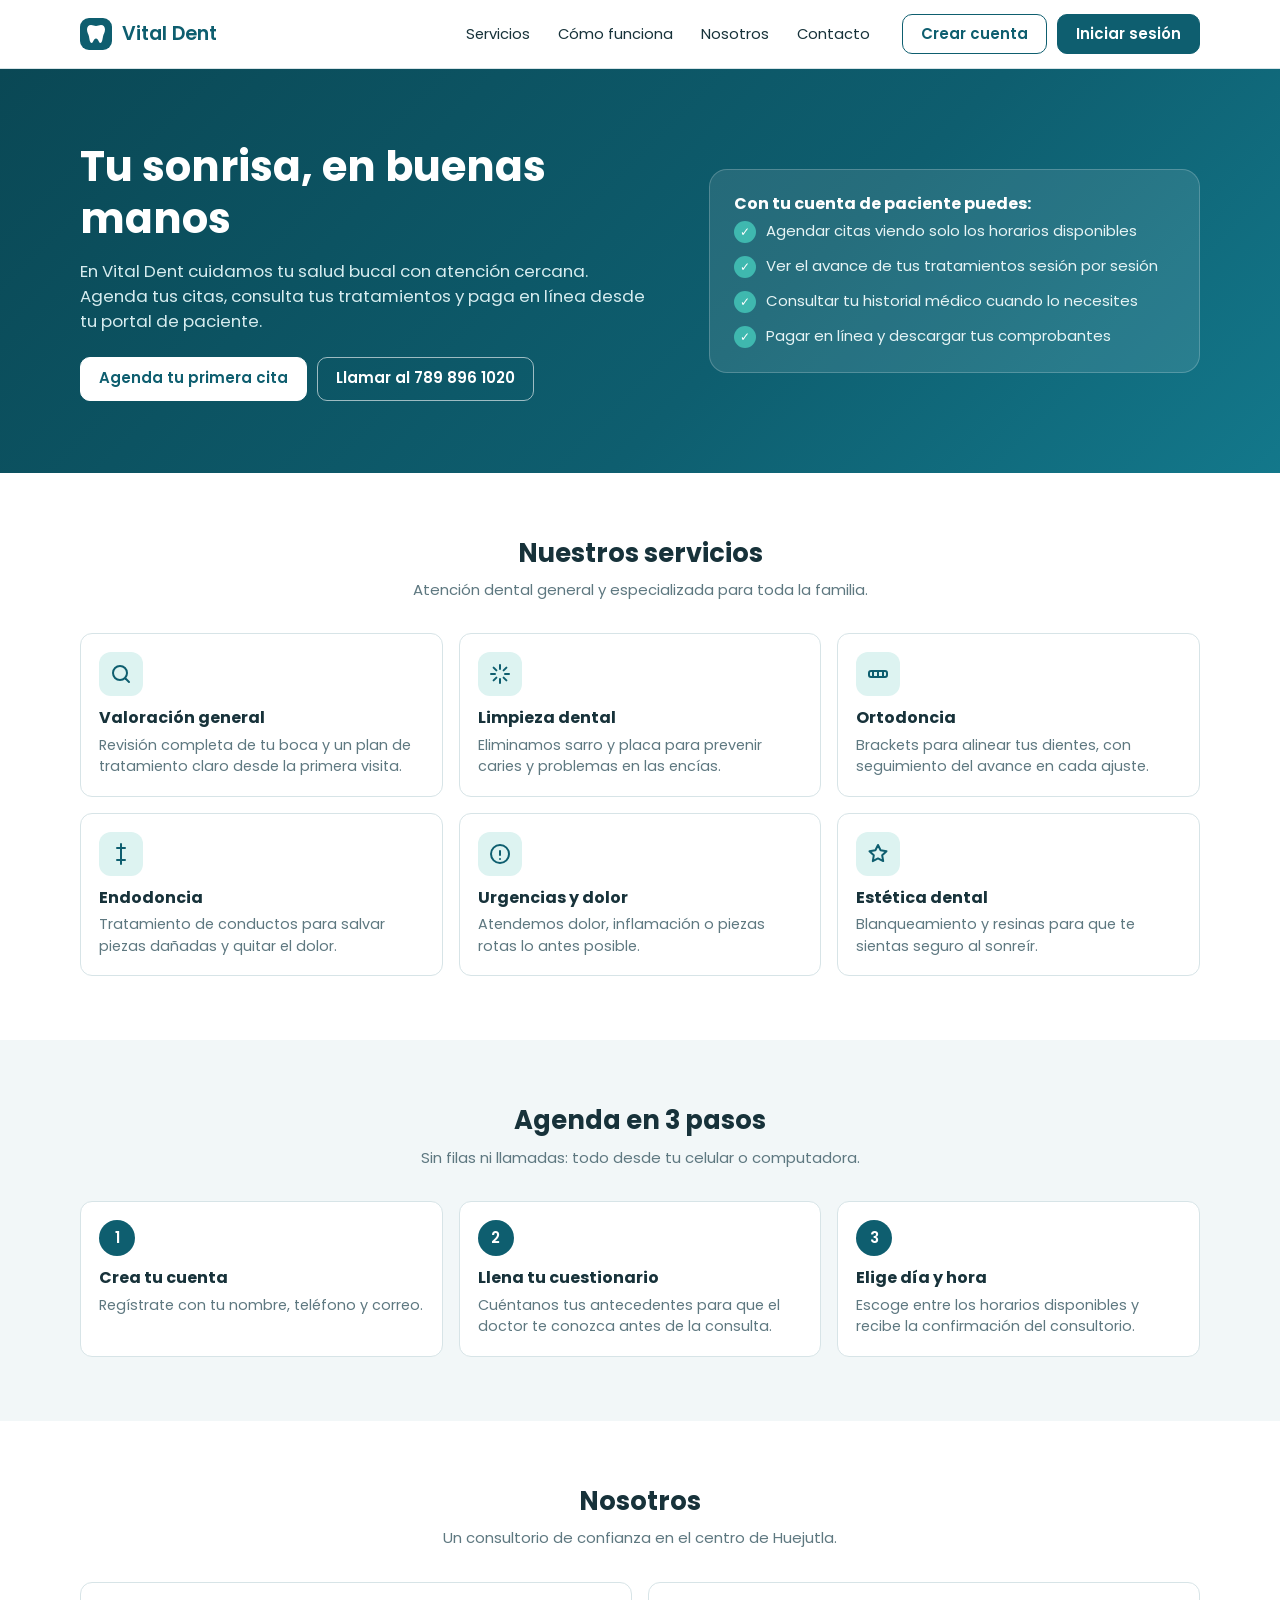
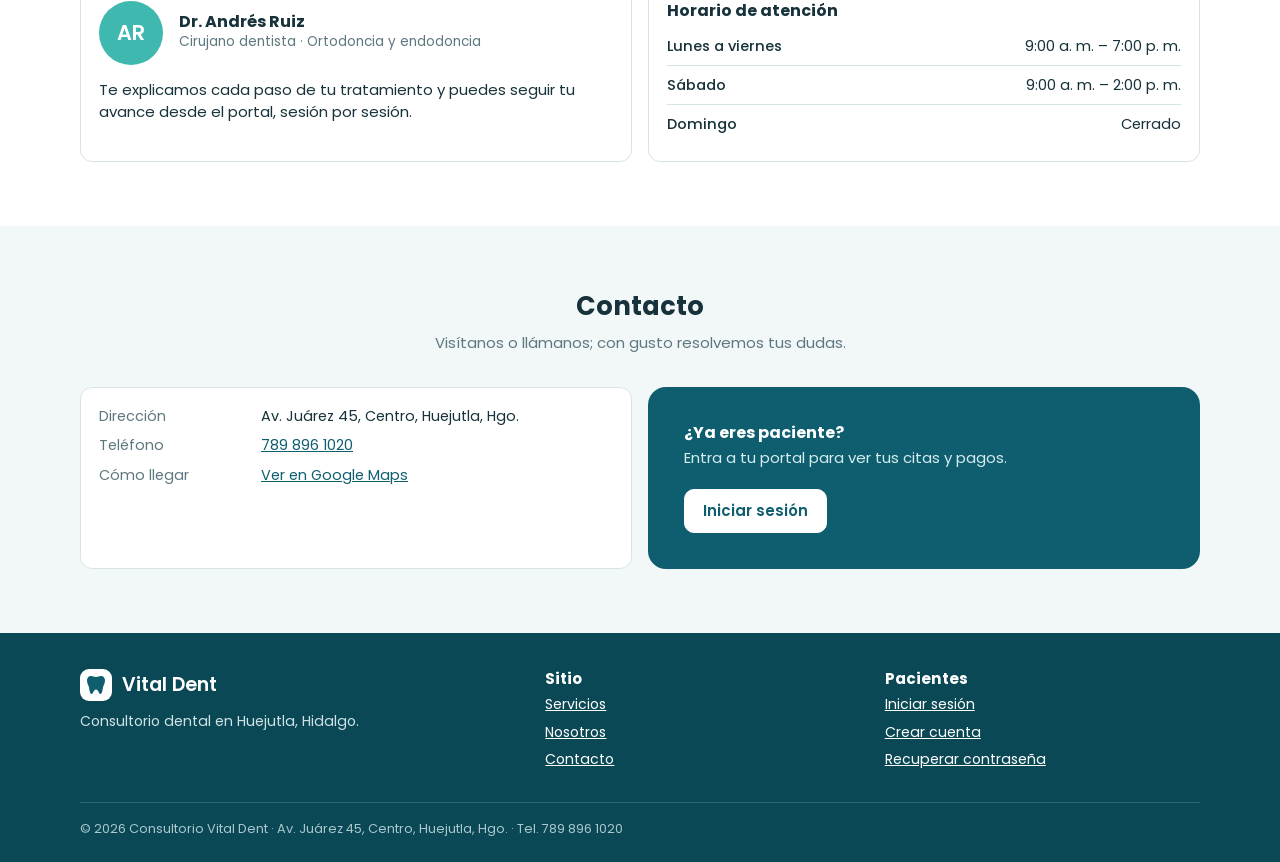
<file: index.html>
<!DOCTYPE html>
<html lang="es-MX">
<head>
  <meta charset="UTF-8">
  <meta name="viewport" content="width=device-width, initial-scale=1">
  <meta name="description" content="Consultorio dental Vital Dent en Huejutla, Hidalgo: limpieza, ortodoncia, endodoncia y más. Agenda tu cita en línea.">
  <title>Vital Dent · Consultorio dental en Huejutla</title>
  <link rel="preconnect" href="https://fonts.googleapis.com">
  <link rel="preconnect" href="https://fonts.gstatic.com" crossorigin>
  <link href="https://fonts.googleapis.com/css2?family=Poppins:wght@400;500;600&amp;display=swap" rel="stylesheet">
  <link rel="stylesheet" href="estilos.css">
</head>
<!-- Sitio público: página principal para visitantes (requisitos RF por confirmar) -->
<body class="publico">
  <a class="saltar" href="#contenido">Saltar al contenido principal</a>

  <!-- Encabezado público: marca, navegación por secciones y acceso al portal -->
  <header class="publico-cabecera">
    <div class="envoltura">
      <a class="marca" href="index.html"><svg viewBox="0 0 64 64" aria-hidden="true" focusable="false"><rect width="64" height="64" rx="18" fill="#0E5E6F"/><path d="M22 14c-5 0-8 4-8 9 0 6 3 9 4 14 1 6 2 13 5.5 13 3.2 0 3.4-9 8.5-9s5.3 9 8.5 9C44 50 45 43 46 37c1-5 4-8 4-14 0-5-3-9-8-9-4 0-6 2-10 2s-6-2-10-2z" fill="#fff"/></svg><span>Vital Dent</span></a>
      <nav class="publico-menu" aria-label="Secciones del sitio">
        <ul>
          <li><a href="#servicios">Servicios</a></li>
          <li><a href="#como-funciona">Cómo funciona</a></li>
          <li><a href="#nosotros">Nosotros</a></li>
          <li><a href="#contacto">Contacto</a></li>
        </ul>
      </nav>
      <div class="acciones">
        <a class="boton secundario-btn" href="registro.html">Crear cuenta</a>
        <a class="boton" href="login.html">Iniciar sesión</a>
      </div>
    </div>
  </header>

  <main id="contenido">
    <!-- Portada: mensaje principal y llamadas a la acción -->
    <section class="portada" aria-labelledby="t-portada">
      <div class="envoltura">
        <div>
          <h1 id="t-portada">Tu sonrisa, en buenas manos</h1>
          <p>En Vital Dent cuidamos tu salud bucal con atención cercana. Agenda tus citas, consulta tus tratamientos y paga en línea desde tu portal de paciente.</p>
          <div class="acciones">
            <a class="boton" href="registro.html">Agenda tu primera cita</a>
            <a class="boton secundario-btn" href="tel:+527898961020">Llamar al 789 896 1020</a>
          </div>
        </div>
        <div class="portada-tarjeta">
          <h2>Con tu cuenta de paciente puedes:</h2>
          <ul>
            <li>Agendar citas viendo solo los horarios disponibles</li>
            <li>Ver el avance de tus tratamientos sesión por sesión</li>
            <li>Consultar tu historial médico cuando lo necesites</li>
            <li>Pagar en línea y descargar tus comprobantes</li>
          </ul>
        </div>
      </div>
    </section>

    <!-- Servicios del consultorio -->
    <section class="seccion" id="servicios" aria-labelledby="t-servicios">
      <div class="envoltura">
        <div class="seccion-titulo">
          <h2 id="t-servicios">Nuestros servicios</h2>
          <p>Atención dental general y especializada para toda la familia.</p>
        </div>
        <ul class="rejilla-servicios">
          <li class="tarjeta servicio">
            <span class="icono" aria-hidden="true"><svg viewBox="0 0 24 24" fill="none" stroke="currentColor" stroke-width="2" stroke-linecap="round" stroke-linejoin="round"><circle cx="11" cy="11" r="7"/><path d="m20 20-3.5-3.5"/></svg></span>
            <h3>Valoración general</h3>
            <p>Revisión completa de tu boca y un plan de tratamiento claro desde la primera visita.</p>
          </li>
          <li class="tarjeta servicio">
            <span class="icono" aria-hidden="true"><svg viewBox="0 0 24 24" fill="none" stroke="currentColor" stroke-width="2" stroke-linecap="round" stroke-linejoin="round"><path d="M12 3v4M12 17v4M3 12h4M17 12h4M5.6 5.6l2.8 2.8M15.6 15.6l2.8 2.8M5.6 18.4l2.8-2.8M15.6 8.4l2.8-2.8"/></svg></span>
            <h3>Limpieza dental</h3>
            <p>Eliminamos sarro y placa para prevenir caries y problemas en las encías.</p>
          </li>
          <li class="tarjeta servicio">
            <span class="icono" aria-hidden="true"><svg viewBox="0 0 24 24" fill="none" stroke="currentColor" stroke-width="2" stroke-linecap="round" stroke-linejoin="round"><rect x="3" y="9" width="18" height="6" rx="2"/><path d="M7 9v6M12 9v6M17 9v6"/></svg></span>
            <h3>Ortodoncia</h3>
            <p>Brackets para alinear tus dientes, con seguimiento del avance en cada ajuste.</p>
          </li>
          <li class="tarjeta servicio">
            <span class="icono" aria-hidden="true"><svg viewBox="0 0 24 24" fill="none" stroke="currentColor" stroke-width="2" stroke-linecap="round" stroke-linejoin="round"><path d="M12 2v20M8 6h8M8 18h8"/></svg></span>
            <h3>Endodoncia</h3>
            <p>Tratamiento de conductos para salvar piezas dañadas y quitar el dolor.</p>
          </li>
          <li class="tarjeta servicio">
            <span class="icono" aria-hidden="true"><svg viewBox="0 0 24 24" fill="none" stroke="currentColor" stroke-width="2" stroke-linecap="round" stroke-linejoin="round"><path d="M12 9v4M12 17h.01"/><circle cx="12" cy="12" r="9"/></svg></span>
            <h3>Urgencias y dolor</h3>
            <p>Atendemos dolor, inflamación o piezas rotas lo antes posible.</p>
          </li>
          <li class="tarjeta servicio">
            <span class="icono" aria-hidden="true"><svg viewBox="0 0 24 24" fill="none" stroke="currentColor" stroke-width="2" stroke-linecap="round" stroke-linejoin="round"><path d="M12 3l2.6 5.3 5.9.9-4.3 4.1 1 5.8L12 16.4 6.8 19.1l1-5.8L3.5 9.2l5.9-.9z"/></svg></span>
            <h3>Estética dental</h3>
            <p>Blanqueamiento y resinas para que te sientas seguro al sonreír.</p>
          </li>
        </ul>
      </div>
    </section>

    <!-- Cómo funciona el portal para un paciente nuevo -->
    <section class="seccion alterna" id="como-funciona" aria-labelledby="t-como">
      <div class="envoltura">
        <div class="seccion-titulo">
          <h2 id="t-como">Agenda en 3 pasos</h2>
          <p>Sin filas ni llamadas: todo desde tu celular o computadora.</p>
        </div>
        <ol class="rejilla-pasos">
          <li class="tarjeta">
            <h3>Crea tu cuenta</h3>
            <p>Regístrate con tu nombre, teléfono y correo.</p>
          </li>
          <li class="tarjeta">
            <h3>Llena tu cuestionario</h3>
            <p>Cuéntanos tus antecedentes para que el doctor te conozca antes de la consulta.</p>
          </li>
          <li class="tarjeta">
            <h3>Elige día y hora</h3>
            <p>Escoge entre los horarios disponibles y recibe la confirmación del consultorio.</p>
          </li>
        </ol>
      </div>
    </section>

    <!-- Equipo y horario -->
    <section class="seccion" id="nosotros" aria-labelledby="t-nosotros">
      <div class="envoltura">
        <div class="seccion-titulo">
          <h2 id="t-nosotros">Nosotros</h2>
          <p>Un consultorio de confianza en el centro de Huejutla.</p>
        </div>
        <div class="rejilla rejilla-2">
          <article class="tarjeta">
            <div class="equipo">
              <span class="avatar" aria-hidden="true">AR</span>
              <div>
                <h3 style="margin:0">Dr. Andrés Ruiz</h3>
                <p class="secundario" style="margin:0">Cirujano dentista · Ortodoncia y endodoncia</p>
              </div>
            </div>
            <p style="margin-top:14px">Te explicamos cada paso de tu tratamiento y puedes seguir tu avance desde el portal, sesión por sesión.</p>
          </article>
          <article class="tarjeta">
            <h3>Horario de atención</h3>
            <table class="horario">
              <caption class="visualmente-oculto">Horario de atención del consultorio</caption>
              <tbody>
                <tr><th scope="row">Lunes a viernes</th><td>9:00 a. m. – 7:00 p. m.</td></tr>
                <tr><th scope="row">Sábado</th><td>9:00 a. m. – 2:00 p. m.</td></tr>
                <tr><th scope="row">Domingo</th><td>Cerrado</td></tr>
              </tbody>
            </table>
          </article>
        </div>
      </div>
    </section>

    <!-- Contacto y ubicación -->
    <section class="seccion alterna" id="contacto" aria-labelledby="t-contacto">
      <div class="envoltura">
        <div class="seccion-titulo">
          <h2 id="t-contacto">Contacto</h2>
          <p>Visítanos o llámanos; con gusto resolvemos tus dudas.</p>
        </div>
        <div class="rejilla rejilla-2">
          <div class="tarjeta">
            <dl class="datos">
              <dt>Dirección</dt>
              <dd>Av. Juárez 45, Centro, Huejutla, Hgo.</dd>
              <dt>Teléfono</dt>
              <dd><a href="tel:+527898961020">789 896 1020</a></dd>
              <dt>Cómo llegar</dt>
              <dd><a href="https://www.google.com/maps/search/?api=1&amp;query=Av.+Ju%C3%A1rez+45+Centro+Huejutla+Hidalgo" target="_blank" rel="noopener">Ver en Google Maps</a></dd>
            </dl>
          </div>
          <div class="llamado">
            <div>
              <h3 style="margin:0 0 4px">¿Ya eres paciente?</h3>
              <p>Entra a tu portal para ver tus citas y pagos.</p>
            </div>
            <a class="boton" href="login.html">Iniciar sesión</a>
          </div>
        </div>
      </div>
    </section>
  </main>

  <!-- Pie de página público -->
  <footer class="publico-pie">
    <div class="envoltura">
      <div>
        <a class="marca" href="index.html"><svg viewBox="0 0 64 64" aria-hidden="true" focusable="false"><rect width="64" height="64" rx="18" fill="#fff"/><path d="M22 14c-5 0-8 4-8 9 0 6 3 9 4 14 1 6 2 13 5.5 13 3.2 0 3.4-9 8.5-9s5.3 9 8.5 9C44 50 45 43 46 37c1-5 4-8 4-14 0-5-3-9-8-9-4 0-6 2-10 2s-6-2-10-2z" fill="#0E5E6F"/></svg><span>Vital Dent</span></a>
        <p>Consultorio dental en Huejutla, Hidalgo.</p>
      </div>
      <div>
        <h2>Sitio</h2>
        <ul>
          <li><a href="#servicios">Servicios</a></li>
          <li><a href="#nosotros">Nosotros</a></li>
          <li><a href="#contacto">Contacto</a></li>
        </ul>
      </div>
      <div>
        <h2>Pacientes</h2>
        <ul>
          <li><a href="login.html">Iniciar sesión</a></li>
          <li><a href="registro.html">Crear cuenta</a></li>
          <li><a href="recuperar.html">Recuperar contraseña</a></li>
        </ul>
      </div>
      <p class="legal">© 2026 Consultorio Vital Dent · Av. Juárez 45, Centro, Huejutla, Hgo. · Tel. 789 896 1020</p>
    </div>
  </footer>
</body>
</html>
</file>
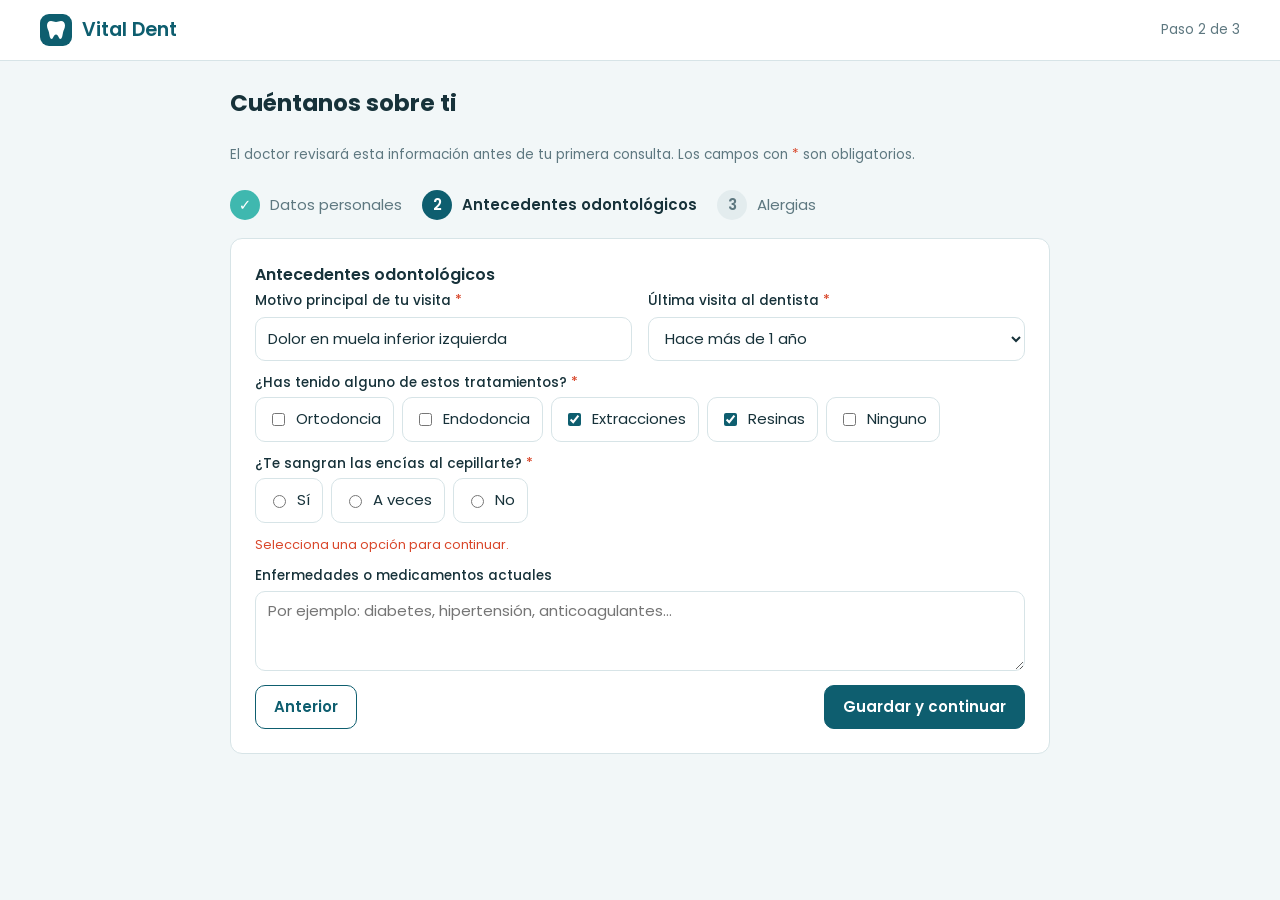
<file: bienvenida.html>
<!DOCTYPE html>
<html lang="es-MX">
<head>
  <meta charset="UTF-8">
  <meta name="viewport" content="width=device-width, initial-scale=1">
  <meta name="description" content="Cuestionario inicial del paciente de Vital Dent.">
  <title>Cuestionario inicial · Vital Dent</title>
  <link rel="preconnect" href="https://fonts.googleapis.com">
  <link rel="preconnect" href="https://fonts.gstatic.com" crossorigin>
  <link href="https://fonts.googleapis.com/css2?family=Poppins:wght@400;500;600&amp;display=swap" rel="stylesheet">
  <link rel="stylesheet" href="estilos.css">
</head>
<!-- RF-12 Cuestionario inicial en el primer acceso · RF-13 Validar datos del paciente · RNF-08, RNF-09, RNF-12 -->
<body class="simple">
  <a class="saltar" href="#contenido">Saltar al contenido principal</a>

  <header>
    <a class="marca" href="inicio.html"><svg viewBox="0 0 64 64" aria-hidden="true" focusable="false"><rect width="64" height="64" rx="18" fill="#0E5E6F"/><path d="M22 14c-5 0-8 4-8 9 0 6 3 9 4 14 1 6 2 13 5.5 13 3.2 0 3.4-9 8.5-9s5.3 9 8.5 9C44 50 45 43 46 37c1-5 4-8 4-14 0-5-3-9-8-9-4 0-6 2-10 2s-6-2-10-2z" fill="#fff"/></svg><span>Vital Dent</span></a>
    <p class="secundario" style="margin:0">Paso 2 de 3</p>
  </header>

  <main id="contenido">
    <h1>Cuéntanos sobre ti</h1>
    <p class="secundario">El doctor revisará esta información antes de tu primera consulta. Los campos con <span class="obligatorio" aria-hidden="true">*</span> son obligatorios.</p>

    <nav aria-label="Progreso del cuestionario">
      <ol class="pasos">
        <li class="hecho">Datos personales</li>
        <li aria-current="step">Antecedentes odontológicos</li>
        <li>Alergias</li>
      </ol>
    </nav>

    <form class="tarjeta" action="/api/paciente/cuestionario" method="post" style="padding:24px">
      <fieldset>
        <legend>Antecedentes odontológicos</legend>

        <div class="rejilla rejilla-2">
          <div class="campo">
            <label for="motivo">Motivo principal de tu visita <span class="obligatorio" aria-hidden="true">*</span></label>
            <input type="text" id="motivo" name="motivo" value="Dolor en muela inferior izquierda" required>
          </div>
          <div class="campo">
            <label for="ultima">Última visita al dentista <span class="obligatorio" aria-hidden="true">*</span></label>
            <select id="ultima" name="ultima_visita" required>
              <option value="">Selecciona una opción</option>
              <option>Hace menos de 6 meses</option>
              <option>Hace 6 a 12 meses</option>
              <option selected>Hace más de 1 año</option>
              <option>Nunca</option>
            </select>
          </div>
        </div>

        <fieldset>
          <legend class="etiqueta">¿Has tenido alguno de estos tratamientos? <span class="obligatorio" aria-hidden="true">*</span></legend>
          <div class="opciones">
            <label class="opcion"><input type="checkbox" name="tratamientos_previos" value="ortodoncia"> Ortodoncia</label>
            <label class="opcion"><input type="checkbox" name="tratamientos_previos" value="endodoncia"> Endodoncia</label>
            <label class="opcion"><input type="checkbox" name="tratamientos_previos" value="extracciones" checked> Extracciones</label>
            <label class="opcion"><input type="checkbox" name="tratamientos_previos" value="resinas" checked> Resinas</label>
            <label class="opcion"><input type="checkbox" name="tratamientos_previos" value="ninguno"> Ninguno</label>
          </div>
        </fieldset>

        <fieldset>
          <legend class="etiqueta">¿Te sangran las encías al cepillarte? <span class="obligatorio" aria-hidden="true">*</span></legend>
          <div class="opciones" aria-describedby="error-encias">
            <label class="opcion"><input type="radio" name="sangrado" value="si" required> Sí</label>
            <label class="opcion"><input type="radio" name="sangrado" value="a-veces"> A veces</label>
            <label class="opcion"><input type="radio" name="sangrado" value="no"> No</label>
          </div>
          <p class="mensaje-error" id="error-encias" role="alert">Selecciona una opción para continuar.</p>
        </fieldset>

        <div class="campo">
          <label for="enfermedades">Enfermedades o medicamentos actuales</label>
          <textarea id="enfermedades" name="enfermedades" placeholder="Por ejemplo: diabetes, hipertensión, anticoagulantes…"></textarea>
        </div>
      </fieldset>

      <div class="acciones" style="justify-content:space-between">
        <button class="boton secundario-btn" type="submit" name="accion" value="anterior" formnovalidate>Anterior</button>
        <button class="boton" type="submit" name="accion" value="siguiente">Guardar y continuar</button>
      </div>
    </form>
  </main>
</body>
</html>
</file>
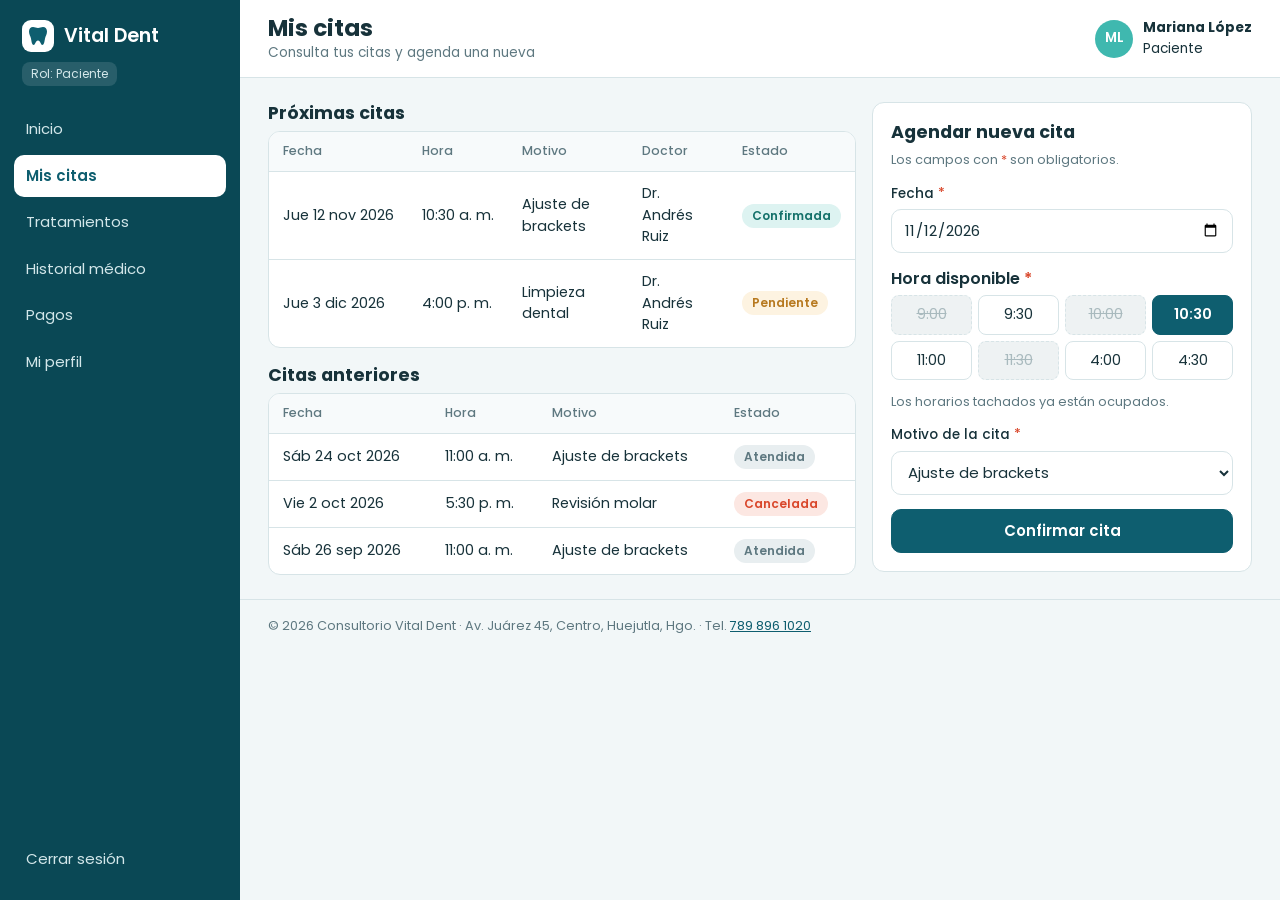
<file: citas.html>
<!DOCTYPE html>
<html lang="es-MX">
<head>
  <meta charset="UTF-8">
  <meta name="viewport" content="width=device-width, initial-scale=1">
  <meta name="description" content="Portal del paciente de Vital Dent: mis citas.">
  <title>Mis citas · Vital Dent</title>
  <link rel="preconnect" href="https://fonts.googleapis.com">
  <link rel="preconnect" href="https://fonts.gstatic.com" crossorigin>
  <link href="https://fonts.googleapis.com/css2?family=Poppins:wght@400;500;600&amp;display=swap" rel="stylesheet">
  <link rel="stylesheet" href="estilos.css">
</head>
<!-- RF-34 Consultar citas · RF-41 Agendar cita · RF-19 Validar disponibilidad · RNF-07, RNF-08, RNF-09 -->
<body>
  <a class="saltar" href="#contenido">Saltar al contenido principal</a>

  <div class="portal">
    <!-- Barra lateral: marca, rol y navegación principal del paciente -->
    <header class="lateral">
      <a class="marca" href="inicio.html"><svg viewBox="0 0 64 64" aria-hidden="true" focusable="false"><rect width="64" height="64" rx="18" fill="#fff"/><path d="M22 14c-5 0-8 4-8 9 0 6 3 9 4 14 1 6 2 13 5.5 13 3.2 0 3.4-9 8.5-9s5.3 9 8.5 9C44 50 45 43 46 37c1-5 4-8 4-14 0-5-3-9-8-9-4 0-6 2-10 2s-6-2-10-2z" fill="#0E5E6F"/></svg><span>Vital Dent</span></a>
      <p class="rol">Rol: Paciente</p>
      <nav class="menu" aria-label="Navegación del paciente">
        <ul>
          <li><a href="inicio.html">Inicio</a></li>
          <li><a href="citas.html" aria-current="page">Mis citas</a></li>
          <li><a href="tratamientos.html">Tratamientos</a></li>
          <li><a href="historial.html">Historial médico</a></li>
          <li><a href="pagos.html">Pagos</a></li>
          <li><a href="perfil.html">Mi perfil</a></li>
        </ul>
      </nav>
      <!-- RF-06: cerrar sesión se envía con POST para invalidar la sesión en el servidor -->
      <form action="/api/sesion/cerrar" method="post">
        <button type="submit">Cerrar sesión</button>
      </form>
    </header>

    <div class="principal">
      <!-- Encabezado de la página: título y usuario con sesión -->
      <div class="barra-superior">
        <div>
          <h1>Mis citas</h1>
          <p>Consulta tus citas y agenda una nueva</p>
        </div>
        <div class="usuario">
          <span class="avatar" aria-hidden="true">ML</span>
          <span><strong>Mariana López</strong><br>Paciente</span>
        </div>
      </div>

      <main id="contenido" class="contenido">
        <div class="rejilla rejilla-lateral">
          <div class="rejilla">
            <!-- RF-34: listado de citas próximas y anteriores -->
            <section aria-labelledby="t-proximas">
              <h2 id="t-proximas">Próximas citas</h2>
              <div class="tabla-contenedor">
                <table>
                  <caption class="visualmente-oculto">Citas programadas</caption>
                  <thead>
                    <tr><th scope="col">Fecha</th><th scope="col">Hora</th><th scope="col">Motivo</th><th scope="col">Doctor</th><th scope="col">Estado</th></tr>
                  </thead>
                  <tbody>
                    <tr><td><time datetime="2026-11-12">Jue 12 nov 2026</time></td><td><time datetime="10:30">10:30 a. m.</time></td><td>Ajuste de brackets</td><td>Dr. Andrés Ruiz</td><td><span class="estado ok">Confirmada</span></td></tr>
                    <tr><td><time datetime="2026-12-03">Jue 3 dic 2026</time></td><td><time datetime="16:00">4:00 p. m.</time></td><td>Limpieza dental</td><td>Dr. Andrés Ruiz</td><td><span class="estado pendiente">Pendiente</span></td></tr>
                  </tbody>
                </table>
              </div>
            </section>

            <section aria-labelledby="t-anteriores">
              <h2 id="t-anteriores">Citas anteriores</h2>
              <div class="tabla-contenedor">
                <table>
                  <caption class="visualmente-oculto">Historial de citas</caption>
                  <thead>
                    <tr><th scope="col">Fecha</th><th scope="col">Hora</th><th scope="col">Motivo</th><th scope="col">Estado</th></tr>
                  </thead>
                  <tbody>
                    <tr><td><time datetime="2026-10-24">Sáb 24 oct 2026</time></td><td>11:00 a. m.</td><td>Ajuste de brackets</td><td><span class="estado neutro">Atendida</span></td></tr>
                    <tr><td><time datetime="2026-10-02">Vie 2 oct 2026</time></td><td>5:30 p. m.</td><td>Revisión molar</td><td><span class="estado error">Cancelada</span></td></tr>
                    <tr><td><time datetime="2026-09-26">Sáb 26 sep 2026</time></td><td>11:00 a. m.</td><td>Ajuste de brackets</td><td><span class="estado neutro">Atendida</span></td></tr>
                  </tbody>
                </table>
              </div>
            </section>
          </div>

          <!-- RF-41 y RF-19: agendar cita mostrando solo horarios disponibles -->
          <section id="agendar" class="tarjeta" aria-labelledby="t-agendar">
            <h2 id="t-agendar">Agendar nueva cita</h2>
            <form action="/api/citas" method="post">
              <p class="ayuda">Los campos con <span class="obligatorio" aria-hidden="true">*</span> son obligatorios.</p>

              <div class="campo">
                <label for="fecha">Fecha <span class="obligatorio" aria-hidden="true">*</span></label>
                <input type="date" id="fecha" name="fecha" value="2026-11-12" min="2026-11-03" required>
              </div>

              <fieldset>
                <legend>Hora disponible <span class="obligatorio" aria-hidden="true">*</span></legend>
                <div class="horarios">
                <label><input type="radio" name="hora" value="09:00" disabled required><span>9:00</span><span class="visualmente-oculto"> (ocupado)</span></label>
                <label><input type="radio" name="hora" value="09:30"><span>9:30</span></label>
                <label><input type="radio" name="hora" value="10:00" disabled><span>10:00</span><span class="visualmente-oculto"> (ocupado)</span></label>
                <label><input type="radio" name="hora" value="10:30" checked><span>10:30</span></label>
                <label><input type="radio" name="hora" value="11:00"><span>11:00</span></label>
                <label><input type="radio" name="hora" value="11:30" disabled><span>11:30</span><span class="visualmente-oculto"> (ocupado)</span></label>
                <label><input type="radio" name="hora" value="16:00"><span>4:00</span></label>
                <label><input type="radio" name="hora" value="16:30"><span>4:30</span></label>
                </div>
                <p class="ayuda">Los horarios tachados ya están ocupados.</p>
              </fieldset>

              <div class="campo">
                <label for="motivo">Motivo de la cita <span class="obligatorio" aria-hidden="true">*</span></label>
                <select id="motivo" name="motivo" required>
                  <option value="">Selecciona un motivo</option>
                  <option selected>Ajuste de brackets</option>
                  <option>Limpieza dental</option>
                  <option>Revisión o dolor</option>
                  <option>Valoración general</option>
                </select>
              </div>

              <button class="boton" type="submit">Confirmar cita</button>
            </form>
          </section>
        </div>
      </main>

      <footer class="pie">
        <p>© 2026 Consultorio Vital Dent · Av. Juárez 45, Centro, Huejutla, Hgo. · Tel. <a href="tel:+527898961020">789 896 1020</a></p>
      </footer>
    </div>
  </div>
</body>
</html>
</file>
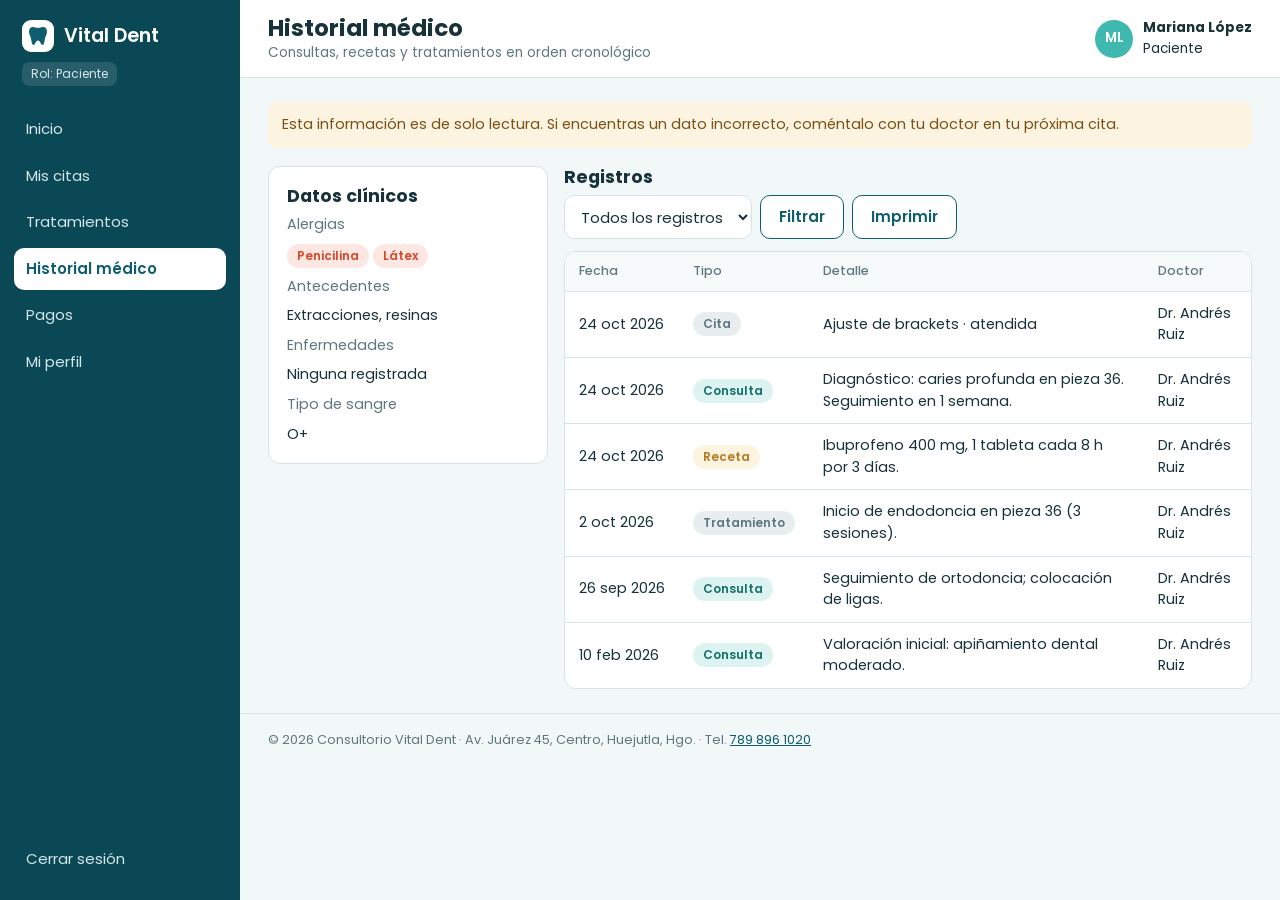
<file: historial.html>
<!DOCTYPE html>
<html lang="es-MX">
<head>
  <meta charset="UTF-8">
  <meta name="viewport" content="width=device-width, initial-scale=1">
  <meta name="description" content="Portal del paciente de Vital Dent: historial médico.">
  <title>Historial médico · Vital Dent</title>
  <link rel="preconnect" href="https://fonts.googleapis.com">
  <link rel="preconnect" href="https://fonts.gstatic.com" crossorigin>
  <link href="https://fonts.googleapis.com/css2?family=Poppins:wght@400;500;600&amp;display=swap" rel="stylesheet">
  <link rel="stylesheet" href="estilos.css">
</head>
<!-- RF-42 Consultar historial médico (solo lectura) · RNF-12, RNF-14 -->
<body>
  <a class="saltar" href="#contenido">Saltar al contenido principal</a>

  <div class="portal">
    <!-- Barra lateral: marca, rol y navegación principal del paciente -->
    <header class="lateral">
      <a class="marca" href="inicio.html"><svg viewBox="0 0 64 64" aria-hidden="true" focusable="false"><rect width="64" height="64" rx="18" fill="#fff"/><path d="M22 14c-5 0-8 4-8 9 0 6 3 9 4 14 1 6 2 13 5.5 13 3.2 0 3.4-9 8.5-9s5.3 9 8.5 9C44 50 45 43 46 37c1-5 4-8 4-14 0-5-3-9-8-9-4 0-6 2-10 2s-6-2-10-2z" fill="#0E5E6F"/></svg><span>Vital Dent</span></a>
      <p class="rol">Rol: Paciente</p>
      <nav class="menu" aria-label="Navegación del paciente">
        <ul>
          <li><a href="inicio.html">Inicio</a></li>
          <li><a href="citas.html">Mis citas</a></li>
          <li><a href="tratamientos.html">Tratamientos</a></li>
          <li><a href="historial.html" aria-current="page">Historial médico</a></li>
          <li><a href="pagos.html">Pagos</a></li>
          <li><a href="perfil.html">Mi perfil</a></li>
        </ul>
      </nav>
      <!-- RF-06: cerrar sesión se envía con POST para invalidar la sesión en el servidor -->
      <form action="/api/sesion/cerrar" method="post">
        <button type="submit">Cerrar sesión</button>
      </form>
    </header>

    <div class="principal">
      <!-- Encabezado de la página: título y usuario con sesión -->
      <div class="barra-superior">
        <div>
          <h1>Historial médico</h1>
          <p>Consultas, recetas y tratamientos en orden cronológico</p>
        </div>
        <div class="usuario">
          <span class="avatar" aria-hidden="true">ML</span>
          <span><strong>Mariana López</strong><br>Paciente</span>
        </div>
      </div>

      <main id="contenido" class="contenido">
        <p class="aviso alerta" role="note">Esta información es de solo lectura. Si encuentras un dato incorrecto, coméntalo con tu doctor en tu próxima cita.</p>

        <div class="rejilla rejilla-izq-280">
          <!-- Datos clínicos generales (solo lectura) -->
          <aside class="tarjeta" aria-labelledby="t-datos">
            <h2 id="t-datos">Datos clínicos</h2>
            <dl class="datos" style="grid-template-columns:1fr">
              <dt>Alergias</dt>
              <dd><span class="estado error">Penicilina</span> <span class="estado error">Látex</span></dd>
              <dt>Antecedentes</dt>
              <dd>Extracciones, resinas</dd>
              <dt>Enfermedades</dt>
              <dd>Ninguna registrada</dd>
              <dt>Tipo de sangre</dt>
              <dd>O+</dd>
            </dl>
          </aside>

          <!-- RF-42: historial cronológico -->
          <section aria-labelledby="t-registros">
            <h2 id="t-registros">Registros</h2>
            <form class="opciones" role="search" action="historial.html" method="get" style="display:flex;margin-bottom:12px">
              <label class="visualmente-oculto" for="filtro">Filtrar por tipo</label>
              <select id="filtro" name="tipo" style="width:auto">
                <option value="">Todos los registros</option>
                <option value="cita">Citas</option>
                <option value="consulta">Consultas</option>
                <option value="receta">Recetas</option>
                <option value="tratamiento">Tratamientos</option>
              </select>
              <button class="boton secundario-btn" type="submit">Filtrar</button>
              <button class="boton secundario-btn" type="button" onclick="window.print()">Imprimir</button>
            </form>
            <div class="tabla-contenedor">
              <table>
                <caption class="visualmente-oculto">Historial médico de Mariana López Cruz, del más reciente al más antiguo</caption>
                <thead>
                  <tr><th scope="col">Fecha</th><th scope="col">Tipo</th><th scope="col">Detalle</th><th scope="col">Doctor</th></tr>
                </thead>
                <tbody>
                  <tr><td><time datetime="2026-10-24">24 oct 2026</time></td><td><span class="estado neutro">Cita</span></td><td>Ajuste de brackets · atendida</td><td>Dr. Andrés Ruiz</td></tr>
                  <tr><td><time datetime="2026-10-24">24 oct 2026</time></td><td><span class="estado ok">Consulta</span></td><td>Diagnóstico: caries profunda en pieza 36. Seguimiento en 1 semana.</td><td>Dr. Andrés Ruiz</td></tr>
                  <tr><td><time datetime="2026-10-24">24 oct 2026</time></td><td><span class="estado pendiente">Receta</span></td><td>Ibuprofeno 400 mg, 1 tableta cada 8 h por 3 días.</td><td>Dr. Andrés Ruiz</td></tr>
                  <tr><td><time datetime="2026-10-02">2 oct 2026</time></td><td><span class="estado neutro">Tratamiento</span></td><td>Inicio de endodoncia en pieza 36 (3 sesiones).</td><td>Dr. Andrés Ruiz</td></tr>
                  <tr><td><time datetime="2026-09-26">26 sep 2026</time></td><td><span class="estado ok">Consulta</span></td><td>Seguimiento de ortodoncia; colocación de ligas.</td><td>Dr. Andrés Ruiz</td></tr>
                  <tr><td><time datetime="2026-02-10">10 feb 2026</time></td><td><span class="estado ok">Consulta</span></td><td>Valoración inicial: apiñamiento dental moderado.</td><td>Dr. Andrés Ruiz</td></tr>
                </tbody>
              </table>
            </div>
          </section>
        </div>
      </main>

      <footer class="pie">
        <p>© 2026 Consultorio Vital Dent · Av. Juárez 45, Centro, Huejutla, Hgo. · Tel. <a href="tel:+527898961020">789 896 1020</a></p>
      </footer>
    </div>
  </div>
</body>
</html>
</file>
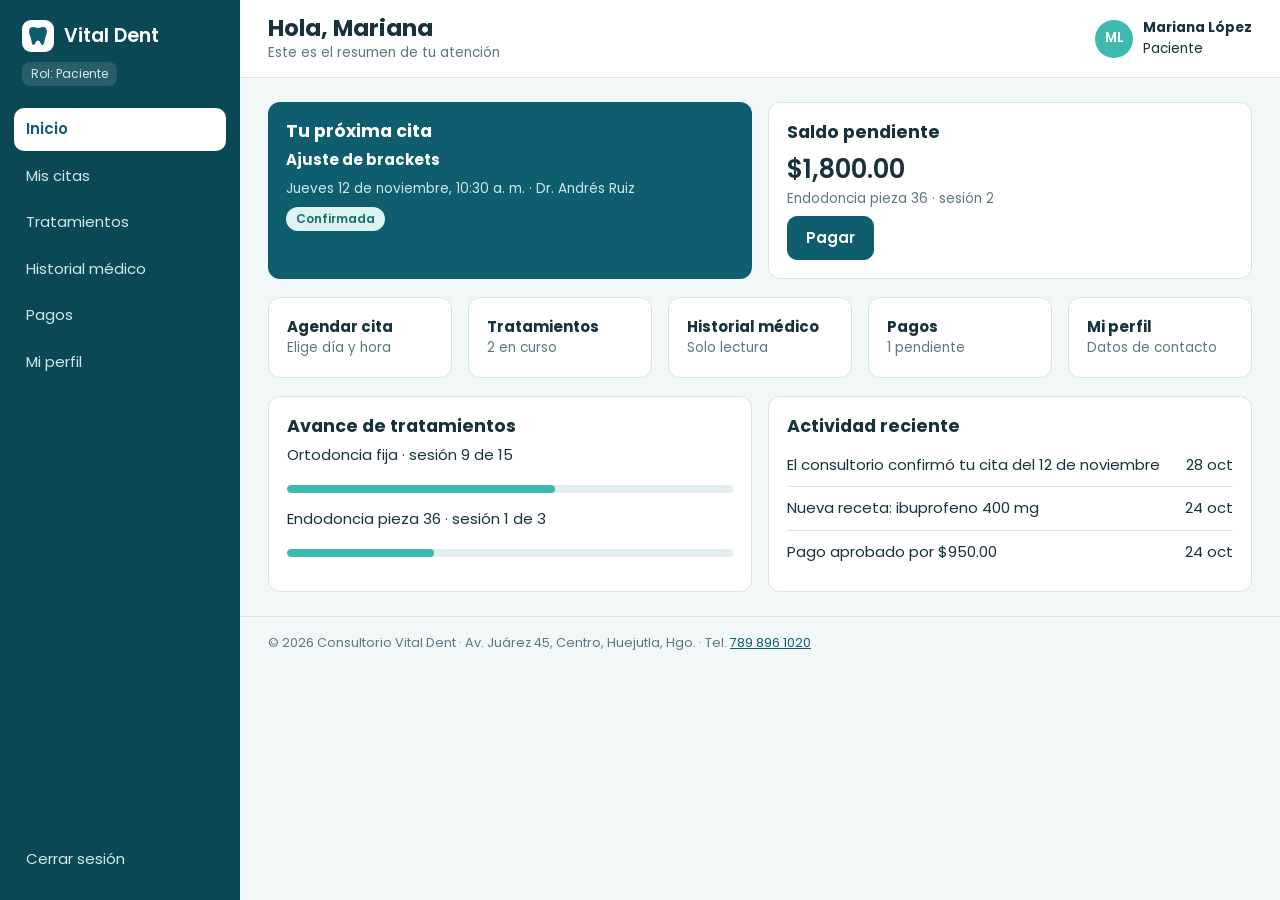
<file: inicio.html>
<!DOCTYPE html>
<html lang="es-MX">
<head>
  <meta charset="UTF-8">
  <meta name="viewport" content="width=device-width, initial-scale=1">
  <meta name="description" content="Portal del paciente de Vital Dent: inicio.">
  <title>Inicio · Vital Dent</title>
  <link rel="preconnect" href="https://fonts.googleapis.com">
  <link rel="preconnect" href="https://fonts.gstatic.com" crossorigin>
  <link href="https://fonts.googleapis.com/css2?family=Poppins:wght@400;500;600&amp;display=swap" rel="stylesheet">
  <link rel="stylesheet" href="estilos.css">
</head>
<!-- RF-40 Panel del paciente · RF-07 Control de acceso · RNF-05, RNF-06 -->
<body>
  <a class="saltar" href="#contenido">Saltar al contenido principal</a>

  <div class="portal">
    <!-- Barra lateral: marca, rol y navegación principal del paciente -->
    <header class="lateral">
      <a class="marca" href="inicio.html"><svg viewBox="0 0 64 64" aria-hidden="true" focusable="false"><rect width="64" height="64" rx="18" fill="#fff"/><path d="M22 14c-5 0-8 4-8 9 0 6 3 9 4 14 1 6 2 13 5.5 13 3.2 0 3.4-9 8.5-9s5.3 9 8.5 9C44 50 45 43 46 37c1-5 4-8 4-14 0-5-3-9-8-9-4 0-6 2-10 2s-6-2-10-2z" fill="#0E5E6F"/></svg><span>Vital Dent</span></a>
      <p class="rol">Rol: Paciente</p>
      <nav class="menu" aria-label="Navegación del paciente">
        <ul>
          <li><a href="inicio.html" aria-current="page">Inicio</a></li>
          <li><a href="citas.html">Mis citas</a></li>
          <li><a href="tratamientos.html">Tratamientos</a></li>
          <li><a href="historial.html">Historial médico</a></li>
          <li><a href="pagos.html">Pagos</a></li>
          <li><a href="perfil.html">Mi perfil</a></li>
        </ul>
      </nav>
      <!-- RF-06: cerrar sesión se envía con POST para invalidar la sesión en el servidor -->
      <form action="/api/sesion/cerrar" method="post">
        <button type="submit">Cerrar sesión</button>
      </form>
    </header>

    <div class="principal">
      <!-- Encabezado de la página: título y usuario con sesión -->
      <div class="barra-superior">
        <div>
          <h1>Hola, Mariana</h1>
          <p>Este es el resumen de tu atención</p>
        </div>
        <div class="usuario">
          <span class="avatar" aria-hidden="true">ML</span>
          <span><strong>Mariana López</strong><br>Paciente</span>
        </div>
      </div>

      <main id="contenido" class="contenido">
        <!-- Resumen rápido: próxima cita y saldo -->
        <div class="rejilla rejilla-2">
          <section class="tarjeta destacado" aria-labelledby="t-proxima">
            <h2 id="t-proxima">Tu próxima cita</h2>
            <p><strong>Ajuste de brackets</strong></p>
            <p class="secundario">
              <time datetime="2026-11-12T10:30">Jueves 12 de noviembre, 10:30 a. m.</time> · Dr. Andrés Ruiz
            </p>
            <p><span class="estado ok">Confirmada</span></p>
          </section>

          <section class="tarjeta" aria-labelledby="t-saldo">
            <h2 id="t-saldo">Saldo pendiente</h2>
            <p class="monto"><data value="1800">$1,800.00</data></p>
            <p class="secundario">Endodoncia pieza 36 · sesión 2</p>
            <a class="boton" href="pagos.html#realizar-pago">Pagar</a>
          </section>
        </div>

        <!-- Accesos rápidos a los módulos del paciente -->
        <nav aria-label="Accesos rápidos">
          <ul class="rejilla rejilla-accesos" style="list-style:none;margin:0;padding:0">
            <li><a class="tarjeta acceso" href="citas.html#agendar"><strong>Agendar cita</strong><span>Elige día y hora</span></a></li>
            <li><a class="tarjeta acceso" href="tratamientos.html"><strong>Tratamientos</strong><span>2 en curso</span></a></li>
            <li><a class="tarjeta acceso" href="historial.html"><strong>Historial médico</strong><span>Solo lectura</span></a></li>
            <li><a class="tarjeta acceso" href="pagos.html"><strong>Pagos</strong><span>1 pendiente</span></a></li>
            <li><a class="tarjeta acceso" href="perfil.html"><strong>Mi perfil</strong><span>Datos de contacto</span></a></li>
          </ul>
        </nav>

        <div class="rejilla rejilla-2">
          <section class="tarjeta" aria-labelledby="t-avance">
            <h2 id="t-avance">Avance de tratamientos</h2>
            <p><label for="av-orto">Ortodoncia fija · sesión 9 de 15</label></p>
            <progress id="av-orto" max="100" value="60">60 %</progress>
            <p style="margin-top:12px"><label for="av-endo">Endodoncia pieza 36 · sesión 1 de 3</label></p>
            <progress id="av-endo" max="100" value="33">33 %</progress>
          </section>

          <section class="tarjeta" aria-labelledby="t-actividad">
            <h2 id="t-actividad">Actividad reciente</h2>
            <ul class="lista-simple">
              <li><span>El consultorio confirmó tu cita del 12 de noviembre</span><time datetime="2026-10-28">28 oct</time></li>
              <li><span>Nueva receta: ibuprofeno 400 mg</span><time datetime="2026-10-24">24 oct</time></li>
              <li><span>Pago aprobado por $950.00</span><time datetime="2026-10-24">24 oct</time></li>
            </ul>
          </section>
        </div>
      </main>

      <footer class="pie">
        <p>© 2026 Consultorio Vital Dent · Av. Juárez 45, Centro, Huejutla, Hgo. · Tel. <a href="tel:+527898961020">789 896 1020</a></p>
      </footer>
    </div>
  </div>
</body>
</html>
</file>
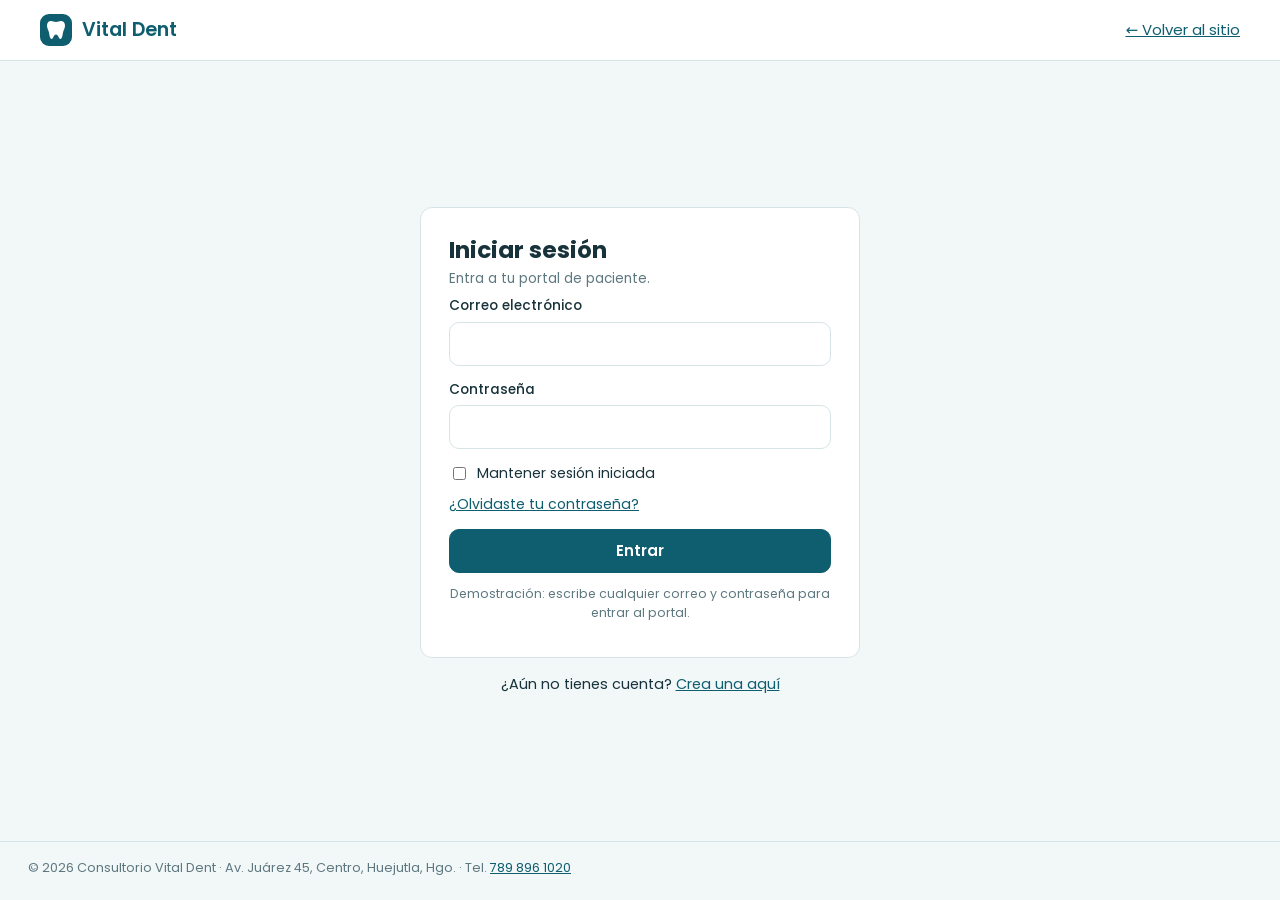
<file: login.html>
<!DOCTYPE html>
<html lang="es-MX">
<head>
  <meta charset="UTF-8">
  <meta name="viewport" content="width=device-width, initial-scale=1">
  <meta name="description" content="Entra a tu portal de paciente de Vital Dent.">
  <title>Iniciar sesión · Vital Dent</title>
  <link rel="preconnect" href="https://fonts.googleapis.com">
  <link rel="preconnect" href="https://fonts.gstatic.com" crossorigin>
  <link href="https://fonts.googleapis.com/css2?family=Poppins:wght@400;500;600&amp;display=swap" rel="stylesheet">
  <link rel="stylesheet" href="estilos.css">
</head>
<!-- Sitio público: iniciar sesión (requisito RF por confirmar) · enlaza con RF-07 Control de acceso -->
<body class="simple acceso-pagina">
  <a class="saltar" href="#contenido">Saltar al contenido principal</a>

  <header>
    <a class="marca" href="index.html"><svg viewBox="0 0 64 64" aria-hidden="true" focusable="false"><rect width="64" height="64" rx="18" fill="#0E5E6F"/><path d="M22 14c-5 0-8 4-8 9 0 6 3 9 4 14 1 6 2 13 5.5 13 3.2 0 3.4-9 8.5-9s5.3 9 8.5 9C44 50 45 43 46 37c1-5 4-8 4-14 0-5-3-9-8-9-4 0-6 2-10 2s-6-2-10-2z" fill="#fff"/></svg><span>Vital Dent</span></a>
    <a href="index.html">← Volver al sitio</a>
  </header>

  <main id="contenido">
    <div class="acceso-caja">
      <div class="tarjeta">
        <h1>Iniciar sesión</h1>
        <p class="secundario">Entra a tu portal de paciente.</p>
        <form id="form-acceso" action="/api/sesion/iniciar" method="post" novalidate>
          <p class="aviso error" id="error-acceso" role="alert" hidden>Correo o contraseña incorrectos. Revisa tus datos e inténtalo de nuevo.</p>
          <div class="campo">
            <label for="correo">Correo electrónico</label>
            <input type="email" id="correo" name="correo" autocomplete="email" required>
          </div>
          <div class="campo">
            <label for="contrasena">Contraseña</label>
            <input type="password" id="contrasena" name="contrasena" autocomplete="current-password" required>
          </div>
          <div class="fila-entre">
            <label class="casilla"><input type="checkbox" name="recordar"> Mantener sesión iniciada</label>
            <a href="recuperar.html">¿Olvidaste tu contraseña?</a>
          </div>
          <button class="boton bloque" type="submit">Entrar</button>
        </form>
        <p class="demo">Demostración: escribe cualquier correo y contraseña para entrar al portal.</p>
      </div>
      <p class="alterno">¿Aún no tienes cuenta? <a href="registro.html">Crea una aquí</a></p>
    </div>
  </main>

  <footer class="pie">
    <p>© 2026 Consultorio Vital Dent · Av. Juárez 45, Centro, Huejutla, Hgo. · Tel. <a href="tel:+527898961020">789 896 1020</a></p>
  </footer>

  <!-- Demostración en GitHub Pages: no hay servidor, así que se valida en el navegador y se abre el portal -->
  <script>
    document.getElementById("form-acceso").addEventListener("submit", function (e) {
      e.preventDefault();
      var error = document.getElementById("error-acceso");
      var valido = this.checkValidity();
      error.hidden = valido;
      this.querySelectorAll("input[required]").forEach(function (c) { c.setAttribute("aria-invalid", c.validity.valid ? "false" : "true"); });
      if (valido) window.location.href = "inicio.html";
    });
  </script>
</body>
</html>
</file>
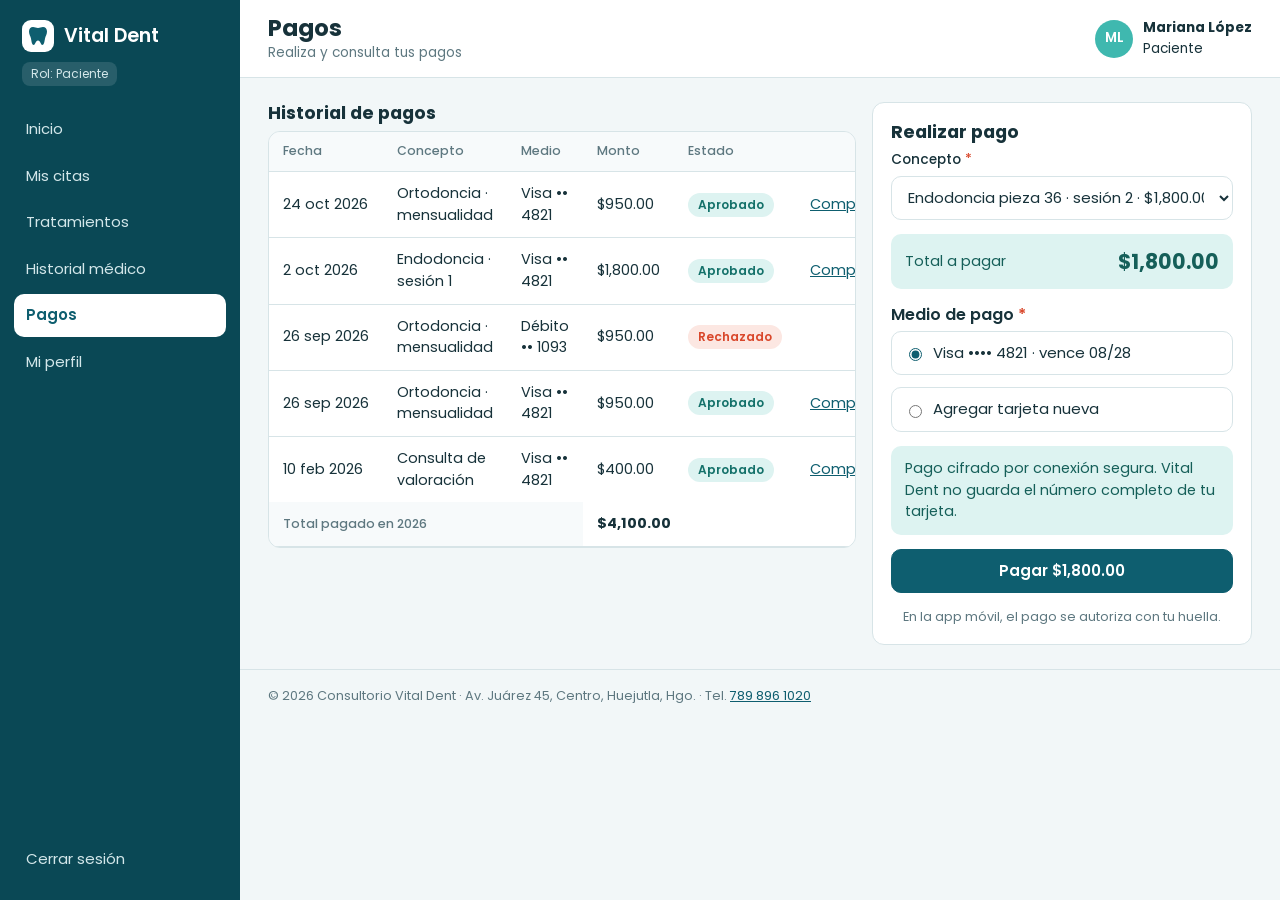
<file: pagos.html>
<!DOCTYPE html>
<html lang="es-MX">
<head>
  <meta charset="UTF-8">
  <meta name="viewport" content="width=device-width, initial-scale=1">
  <meta name="description" content="Portal del paciente de Vital Dent: pagos.">
  <title>Pagos · Vital Dent</title>
  <link rel="preconnect" href="https://fonts.googleapis.com">
  <link rel="preconnect" href="https://fonts.gstatic.com" crossorigin>
  <link href="https://fonts.googleapis.com/css2?family=Poppins:wght@400;500;600&amp;display=swap" rel="stylesheet">
  <link rel="stylesheet" href="estilos.css">
</head>
<!-- RF-43 Realizar pago · RF-44 Consultar pagos · RNF-10, RNF-17 -->
<body>
  <a class="saltar" href="#contenido">Saltar al contenido principal</a>

  <div class="portal">
    <!-- Barra lateral: marca, rol y navegación principal del paciente -->
    <header class="lateral">
      <a class="marca" href="inicio.html"><svg viewBox="0 0 64 64" aria-hidden="true" focusable="false"><rect width="64" height="64" rx="18" fill="#fff"/><path d="M22 14c-5 0-8 4-8 9 0 6 3 9 4 14 1 6 2 13 5.5 13 3.2 0 3.4-9 8.5-9s5.3 9 8.5 9C44 50 45 43 46 37c1-5 4-8 4-14 0-5-3-9-8-9-4 0-6 2-10 2s-6-2-10-2z" fill="#0E5E6F"/></svg><span>Vital Dent</span></a>
      <p class="rol">Rol: Paciente</p>
      <nav class="menu" aria-label="Navegación del paciente">
        <ul>
          <li><a href="inicio.html">Inicio</a></li>
          <li><a href="citas.html">Mis citas</a></li>
          <li><a href="tratamientos.html">Tratamientos</a></li>
          <li><a href="historial.html">Historial médico</a></li>
          <li><a href="pagos.html" aria-current="page">Pagos</a></li>
          <li><a href="perfil.html">Mi perfil</a></li>
        </ul>
      </nav>
      <!-- RF-06: cerrar sesión se envía con POST para invalidar la sesión en el servidor -->
      <form action="/api/sesion/cerrar" method="post">
        <button type="submit">Cerrar sesión</button>
      </form>
    </header>

    <div class="principal">
      <!-- Encabezado de la página: título y usuario con sesión -->
      <div class="barra-superior">
        <div>
          <h1>Pagos</h1>
          <p>Realiza y consulta tus pagos</p>
        </div>
        <div class="usuario">
          <span class="avatar" aria-hidden="true">ML</span>
          <span><strong>Mariana López</strong><br>Paciente</span>
        </div>
      </div>

      <main id="contenido" class="contenido">
        <div class="rejilla rejilla-lateral">
          <!-- RF-44: historial de pagos -->
          <section aria-labelledby="t-historial-pagos">
            <h2 id="t-historial-pagos">Historial de pagos</h2>
            <div class="tabla-contenedor">
              <table>
                <caption class="visualmente-oculto">Pagos realizados en 2026</caption>
                <thead>
                  <tr><th scope="col">Fecha</th><th scope="col">Concepto</th><th scope="col">Medio</th><th scope="col">Monto</th><th scope="col">Estado</th><th scope="col"><span class="visualmente-oculto">Comprobante</span></th></tr>
                </thead>
                <tbody>
                  <tr><td><time datetime="2026-10-24">24 oct 2026</time></td><td>Ortodoncia · mensualidad</td><td>Visa •• 4821</td><td><data value="950">$950.00</data></td><td><span class="estado ok">Aprobado</span></td><td><a href="/comprobantes/VD-2026-10-00377.pdf">Comprobante</a></td></tr>
                  <tr><td><time datetime="2026-10-02">2 oct 2026</time></td><td>Endodoncia · sesión 1</td><td>Visa •• 4821</td><td><data value="1800">$1,800.00</data></td><td><span class="estado ok">Aprobado</span></td><td><a href="/comprobantes/VD-2026-10-00312.pdf">Comprobante</a></td></tr>
                  <tr><td><time datetime="2026-09-26">26 sep 2026</time></td><td>Ortodoncia · mensualidad</td><td>Débito •• 1093</td><td><data value="950">$950.00</data></td><td><span class="estado error">Rechazado</span></td><td></td></tr>
                  <tr><td><time datetime="2026-09-26">26 sep 2026</time></td><td>Ortodoncia · mensualidad</td><td>Visa •• 4821</td><td><data value="950">$950.00</data></td><td><span class="estado ok">Aprobado</span></td><td><a href="/comprobantes/VD-2026-09-00288.pdf">Comprobante</a></td></tr>
                  <tr><td><time datetime="2026-02-10">10 feb 2026</time></td><td>Consulta de valoración</td><td>Visa •• 4821</td><td><data value="400">$400.00</data></td><td><span class="estado ok">Aprobado</span></td><td><a href="/comprobantes/VD-2026-02-00041.pdf">Comprobante</a></td></tr>
                </tbody>
                <tfoot>
                  <tr><th scope="row" colspan="3">Total pagado en 2026</th><td colspan="3"><data value="4100"><strong>$4,100.00</strong></data></td></tr>
                </tfoot>
              </table>
            </div>
          </section>

          <!-- RF-43: realizar pago (RNF-17: datos de tarjeta protegidos) -->
          <section id="realizar-pago" class="tarjeta" aria-labelledby="t-pagar">
            <h2 id="t-pagar">Realizar pago</h2>
            <form action="/api/pagos" method="post" autocomplete="on">
              <div class="campo">
                <label for="concepto">Concepto <span class="obligatorio" aria-hidden="true">*</span></label>
                <select id="concepto" name="concepto" required>
                  <option value="trat-36-s2" selected>Endodoncia pieza 36 · sesión 2 · $1,800.00</option>
                </select>
              </div>

              <p class="aviso info" style="display:flex;justify-content:space-between;align-items:center">
                <span>Total a pagar</span>
                <output name="total" for="concepto"><strong style="font-size:1.3rem">$1,800.00</strong></output>
              </p>

              <fieldset>
                <legend>Medio de pago <span class="obligatorio" aria-hidden="true">*</span></legend>
                <label class="opcion"><input type="radio" name="medio" value="tarjeta-4821" checked required> Visa •••• 4821 · vence 08/28</label>
                <label class="opcion"><input type="radio" name="medio" value="nueva"> Agregar tarjeta nueva</label>
              </fieldset>

              <p class="aviso info">Pago cifrado por conexión segura. Vital Dent no guarda el número completo de tu tarjeta.</p>
              <button class="boton" type="submit">Pagar $1,800.00</button>
              <p class="ayuda" style="text-align:center">En la app móvil, el pago se autoriza con tu huella.</p>
            </form>
          </section>
        </div>
      </main>

      <footer class="pie">
        <p>© 2026 Consultorio Vital Dent · Av. Juárez 45, Centro, Huejutla, Hgo. · Tel. <a href="tel:+527898961020">789 896 1020</a></p>
      </footer>
    </div>
  </div>
</body>
</html>
</file>
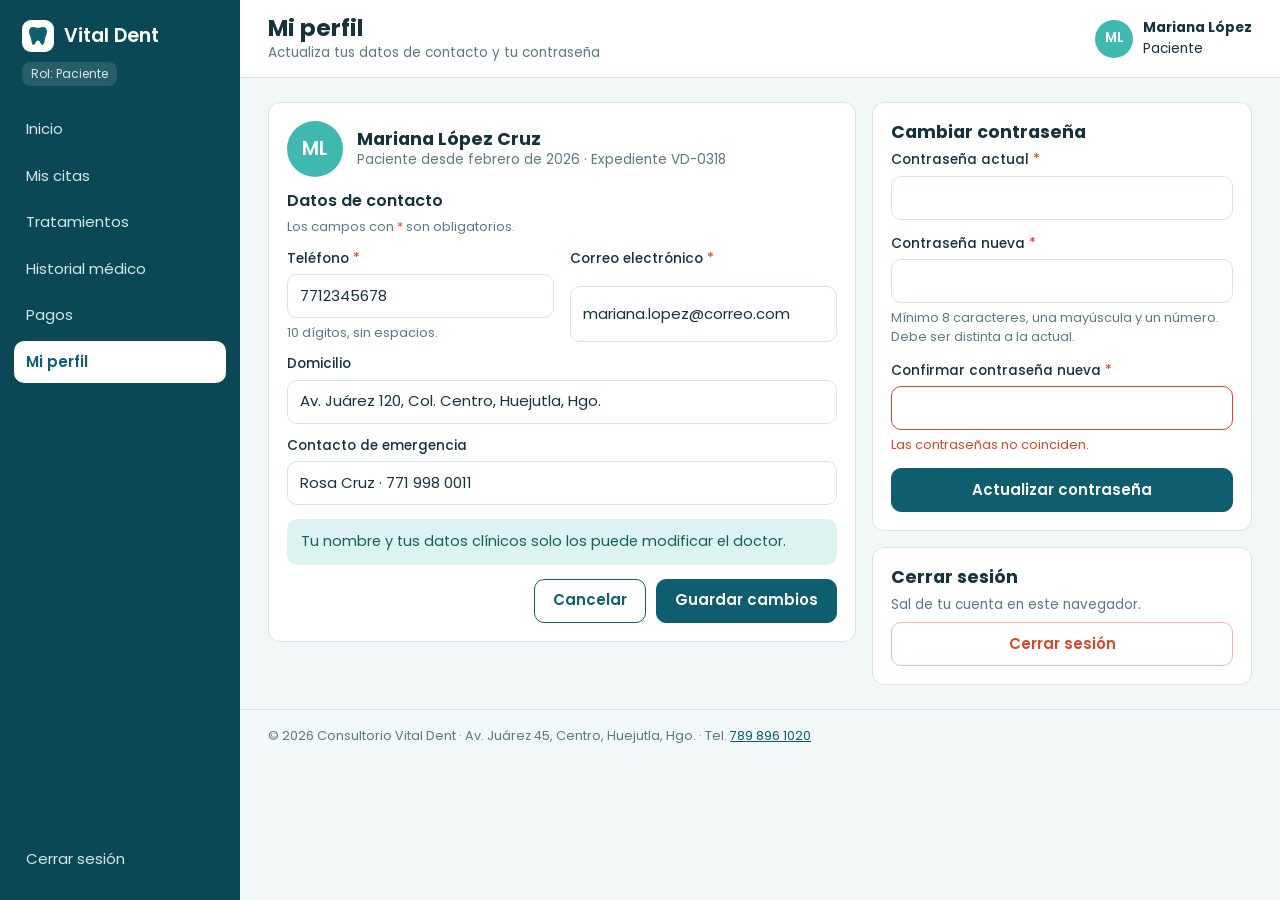
<file: perfil.html>
<!DOCTYPE html>
<html lang="es-MX">
<head>
  <meta charset="UTF-8">
  <meta name="viewport" content="width=device-width, initial-scale=1">
  <meta name="description" content="Portal del paciente de Vital Dent: mi perfil.">
  <title>Mi perfil · Vital Dent</title>
  <link rel="preconnect" href="https://fonts.googleapis.com">
  <link rel="preconnect" href="https://fonts.gstatic.com" crossorigin>
  <link href="https://fonts.googleapis.com/css2?family=Poppins:wght@400;500;600&amp;display=swap" rel="stylesheet">
  <link rel="stylesheet" href="estilos.css">
</head>
<!-- RF-17 Actualizar datos de contacto · RF-05 Cambiar contraseña · RF-06 Cerrar sesión · RNF-08, RNF-09, RNF-10 -->
<body>
  <a class="saltar" href="#contenido">Saltar al contenido principal</a>

  <div class="portal">
    <!-- Barra lateral: marca, rol y navegación principal del paciente -->
    <header class="lateral">
      <a class="marca" href="inicio.html"><svg viewBox="0 0 64 64" aria-hidden="true" focusable="false"><rect width="64" height="64" rx="18" fill="#fff"/><path d="M22 14c-5 0-8 4-8 9 0 6 3 9 4 14 1 6 2 13 5.5 13 3.2 0 3.4-9 8.5-9s5.3 9 8.5 9C44 50 45 43 46 37c1-5 4-8 4-14 0-5-3-9-8-9-4 0-6 2-10 2s-6-2-10-2z" fill="#0E5E6F"/></svg><span>Vital Dent</span></a>
      <p class="rol">Rol: Paciente</p>
      <nav class="menu" aria-label="Navegación del paciente">
        <ul>
          <li><a href="inicio.html">Inicio</a></li>
          <li><a href="citas.html">Mis citas</a></li>
          <li><a href="tratamientos.html">Tratamientos</a></li>
          <li><a href="historial.html">Historial médico</a></li>
          <li><a href="pagos.html">Pagos</a></li>
          <li><a href="perfil.html" aria-current="page">Mi perfil</a></li>
        </ul>
      </nav>
      <!-- RF-06: cerrar sesión se envía con POST para invalidar la sesión en el servidor -->
      <form action="/api/sesion/cerrar" method="post">
        <button type="submit">Cerrar sesión</button>
      </form>
    </header>

    <div class="principal">
      <!-- Encabezado de la página: título y usuario con sesión -->
      <div class="barra-superior">
        <div>
          <h1>Mi perfil</h1>
          <p>Actualiza tus datos de contacto y tu contraseña</p>
        </div>
        <div class="usuario">
          <span class="avatar" aria-hidden="true">ML</span>
          <span><strong>Mariana López</strong><br>Paciente</span>
        </div>
      </div>

      <main id="contenido" class="contenido">
        <div class="rejilla rejilla-lateral">
          <!-- RF-17: actualizar datos de contacto -->
          <section class="tarjeta" aria-labelledby="t-contacto">
            <header style="display:flex;gap:14px;align-items:center;margin-bottom:12px">
              <span class="avatar" aria-hidden="true" style="width:56px;height:56px;font-size:1.2rem">ML</span>
              <div>
                <h2 style="margin:0">Mariana López Cruz</h2>
                <p class="secundario" style="margin:0">Paciente desde febrero de 2026 · Expediente VD-0318</p>
              </div>
            </header>

            <form action="/api/perfil/contacto" method="post">
              <fieldset>
                <legend id="t-contacto">Datos de contacto</legend>
                <p class="ayuda">Los campos con <span class="obligatorio" aria-hidden="true">*</span> son obligatorios.</p>
                <div class="rejilla rejilla-2">
                  <div class="campo">
                    <label for="telefono">Teléfono <span class="obligatorio" aria-hidden="true">*</span></label>
                    <input type="tel" id="telefono" name="telefono" value="7712345678" pattern="[0-9]{10}" inputmode="numeric" autocomplete="tel" required aria-describedby="ayuda-tel">
                    <p class="ayuda" id="ayuda-tel">10 dígitos, sin espacios.</p>
                  </div>
                  <div class="campo">
                    <label for="correo">Correo electrónico <span class="obligatorio" aria-hidden="true">*</span></label>
                    <input type="email" id="correo" name="correo" value="mariana.lopez@correo.com" autocomplete="email" required>
                  </div>
                </div>
                <div class="campo">
                  <label for="domicilio">Domicilio</label>
                  <input type="text" id="domicilio" name="domicilio" value="Av. Juárez 120, Col. Centro, Huejutla, Hgo." autocomplete="street-address">
                </div>
                <div class="campo">
                  <label for="emergencia">Contacto de emergencia</label>
                  <input type="text" id="emergencia" name="emergencia" value="Rosa Cruz · 771 998 0011">
                </div>
              </fieldset>
              <p class="aviso info">Tu nombre y tus datos clínicos solo los puede modificar el doctor.</p>
              <div class="acciones">
                <button class="boton secundario-btn" type="reset">Cancelar</button>
                <button class="boton" type="submit">Guardar cambios</button>
              </div>
            </form>
          </section>

          <div class="rejilla">
            <!-- RF-05: cambiar contraseña -->
            <section class="tarjeta" aria-labelledby="t-contrasena">
              <h2 id="t-contrasena">Cambiar contraseña</h2>
              <form action="/api/perfil/contrasena" method="post">
                <div class="campo">
                  <label for="actual">Contraseña actual <span class="obligatorio" aria-hidden="true">*</span></label>
                  <input type="password" id="actual" name="actual" autocomplete="current-password" required>
                </div>
                <div class="campo">
                  <label for="nueva">Contraseña nueva <span class="obligatorio" aria-hidden="true">*</span></label>
                  <input type="password" id="nueva" name="nueva" autocomplete="new-password" minlength="8" pattern="(?=.*[A-Z])(?=.*[0-9]).{8,}" required aria-describedby="reglas">
                  <p class="ayuda" id="reglas">Mínimo 8 caracteres, una mayúscula y un número. Debe ser distinta a la actual.</p>
                </div>
                <div class="campo">
                  <label for="confirmar">Confirmar contraseña nueva <span class="obligatorio" aria-hidden="true">*</span></label>
                  <input type="password" id="confirmar" name="confirmar" autocomplete="new-password" required aria-invalid="true" aria-describedby="error-confirmar">
                  <p class="mensaje-error" id="error-confirmar" role="alert">Las contraseñas no coinciden.</p>
                </div>
                <button class="boton" type="submit">Actualizar contraseña</button>
              </form>
            </section>

            <!-- RF-06: cerrar sesión -->
            <section class="tarjeta" aria-labelledby="t-salir">
              <h2 id="t-salir">Cerrar sesión</h2>
              <p class="secundario">Sal de tu cuenta en este navegador.</p>
              <form action="/api/sesion/cerrar" method="post">
                <button class="boton peligro" type="submit">Cerrar sesión</button>
              </form>
            </section>
          </div>
        </div>
      </main>

      <footer class="pie">
        <p>© 2026 Consultorio Vital Dent · Av. Juárez 45, Centro, Huejutla, Hgo. · Tel. <a href="tel:+527898961020">789 896 1020</a></p>
      </footer>
    </div>
  </div>
</body>
</html>
</file>
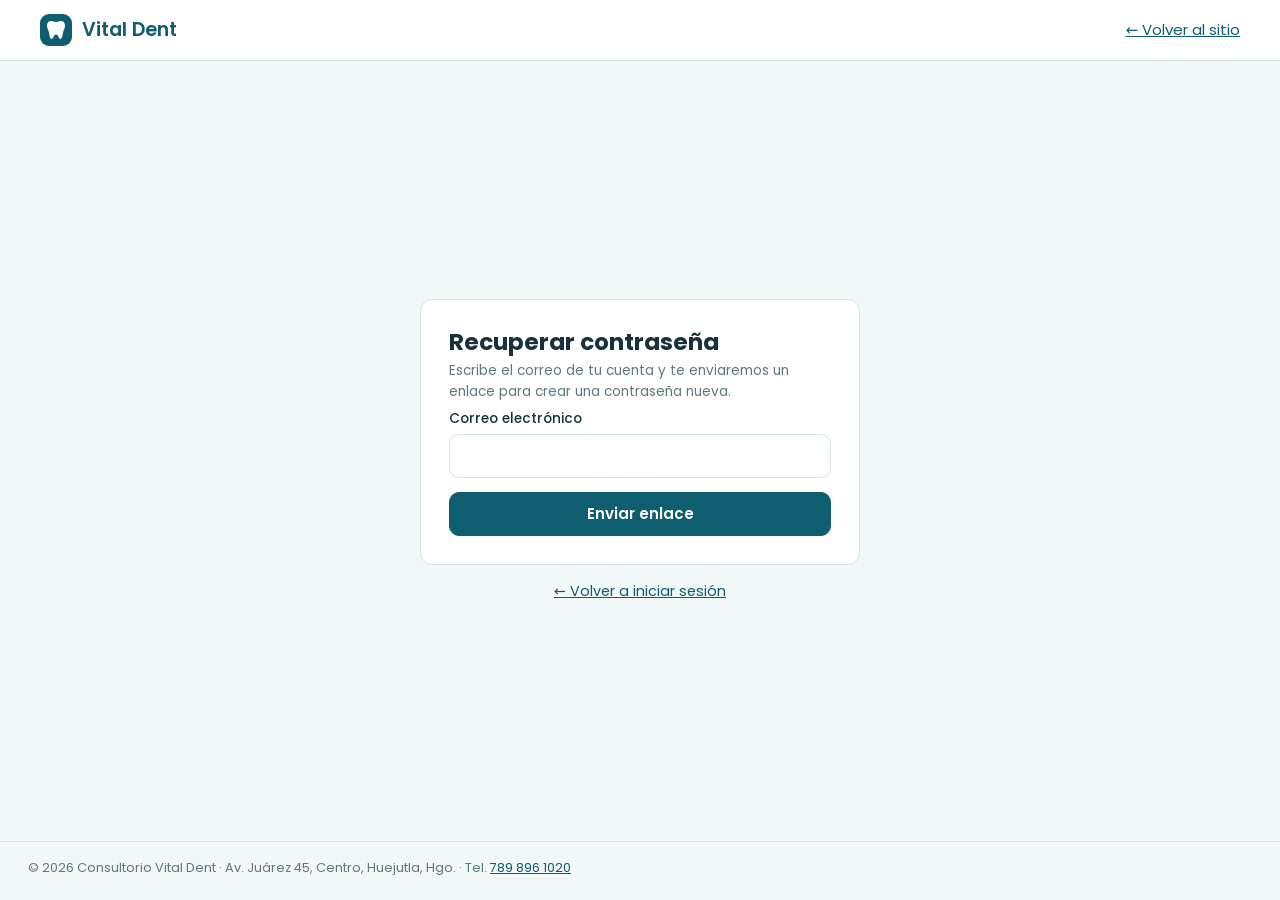
<file: recuperar.html>
<!DOCTYPE html>
<html lang="es-MX">
<head>
  <meta charset="UTF-8">
  <meta name="viewport" content="width=device-width, initial-scale=1">
  <meta name="description" content="Recupera el acceso a tu cuenta de paciente de Vital Dent.">
  <title>Recuperar contraseña · Vital Dent</title>
  <link rel="preconnect" href="https://fonts.googleapis.com">
  <link rel="preconnect" href="https://fonts.gstatic.com" crossorigin>
  <link href="https://fonts.googleapis.com/css2?family=Poppins:wght@400;500;600&amp;display=swap" rel="stylesheet">
  <link rel="stylesheet" href="estilos.css">
</head>
<!-- Sitio público: recuperar contraseña (requisito RF por confirmar) -->
<body class="simple acceso-pagina">
  <a class="saltar" href="#contenido">Saltar al contenido principal</a>

  <header>
    <a class="marca" href="index.html"><svg viewBox="0 0 64 64" aria-hidden="true" focusable="false"><rect width="64" height="64" rx="18" fill="#0E5E6F"/><path d="M22 14c-5 0-8 4-8 9 0 6 3 9 4 14 1 6 2 13 5.5 13 3.2 0 3.4-9 8.5-9s5.3 9 8.5 9C44 50 45 43 46 37c1-5 4-8 4-14 0-5-3-9-8-9-4 0-6 2-10 2s-6-2-10-2z" fill="#fff"/></svg><span>Vital Dent</span></a>
    <a href="index.html">← Volver al sitio</a>
  </header>

  <main id="contenido">
    <div class="acceso-caja">
      <div class="tarjeta">
        <h1>Recuperar contraseña</h1>
        <p class="secundario">Escribe el correo de tu cuenta y te enviaremos un enlace para crear una contraseña nueva.</p>
        <form id="form-recuperar" action="/api/sesion/recuperar" method="post" novalidate>
          <div class="campo">
            <label for="correo">Correo electrónico</label>
            <input type="email" id="correo" name="correo" autocomplete="email" required aria-describedby="error-correo">
            <p class="mensaje-error" id="error-correo" hidden>Escribe un correo válido.</p>
          </div>
          <button class="boton bloque" type="submit">Enviar enlace</button>
        </form>
        <p class="aviso info" id="enviado" role="status" hidden>Si el correo está registrado, recibirás un enlace en los próximos minutos. Revisa también tu carpeta de spam.</p>
      </div>
      <p class="alterno"><a href="login.html">← Volver a iniciar sesión</a></p>
    </div>
  </main>

  <footer class="pie">
    <p>© 2026 Consultorio Vital Dent · Av. Juárez 45, Centro, Huejutla, Hgo. · Tel. <a href="tel:+527898961020">789 896 1020</a></p>
  </footer>

  <!-- Demostración en GitHub Pages: no se envía ningún correo -->
  <script>
    document.getElementById("form-recuperar").addEventListener("submit", function (e) {
      e.preventDefault();
      var correo = document.getElementById("correo");
      var valido = correo.validity.valid;
      correo.setAttribute("aria-invalid", valido ? "false" : "true");
      document.getElementById("error-correo").hidden = valido;
      if (valido) { this.hidden = true; document.getElementById("enviado").hidden = false; }
    });
  </script>
</body>
</html>
</file>
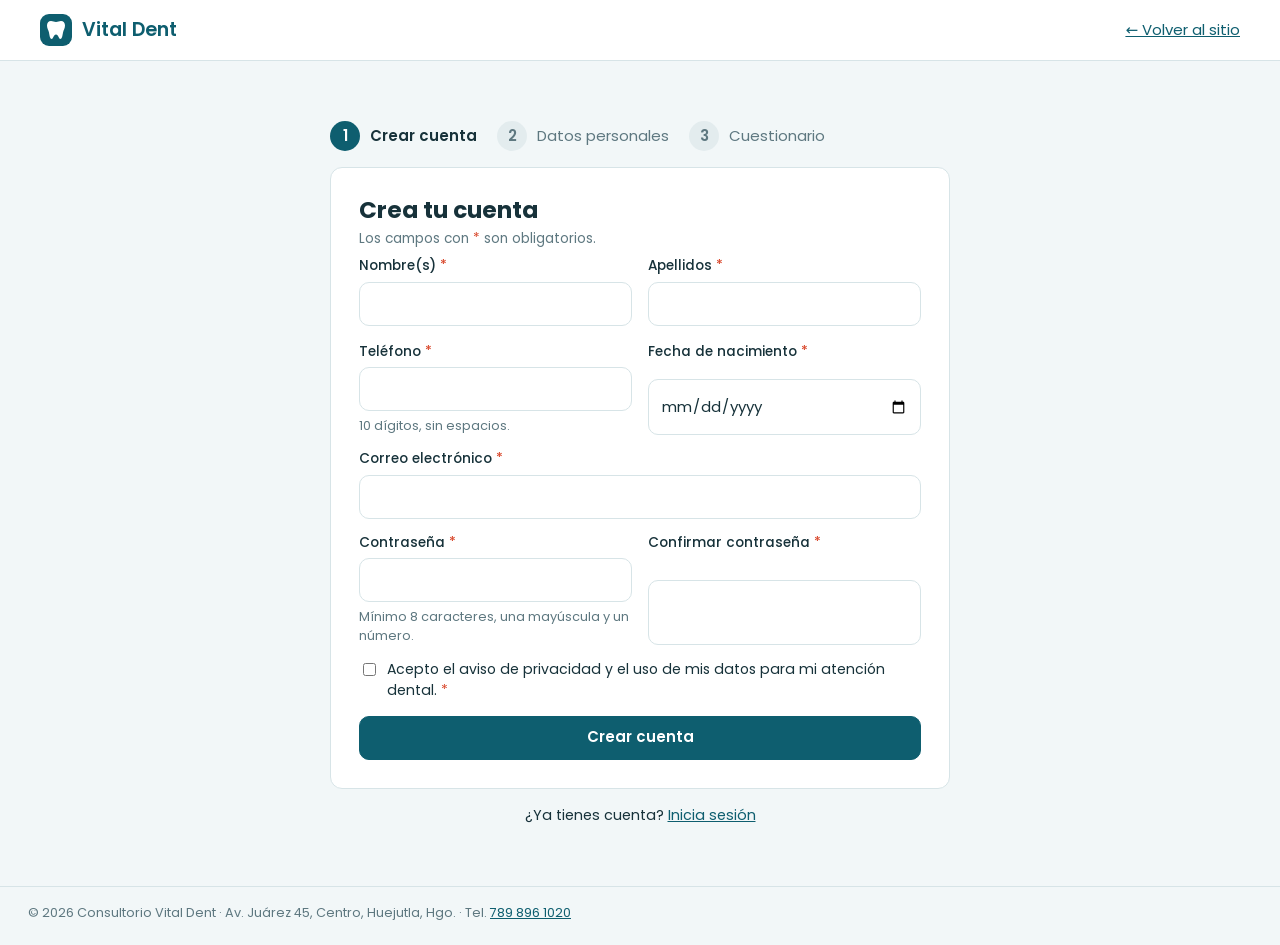
<file: registro.html>
<!DOCTYPE html>
<html lang="es-MX">
<head>
  <meta charset="UTF-8">
  <meta name="viewport" content="width=device-width, initial-scale=1">
  <meta name="description" content="Crea tu cuenta de paciente en Vital Dent para agendar citas en línea.">
  <title>Crear cuenta · Vital Dent</title>
  <link rel="preconnect" href="https://fonts.googleapis.com">
  <link rel="preconnect" href="https://fonts.gstatic.com" crossorigin>
  <link href="https://fonts.googleapis.com/css2?family=Poppins:wght@400;500;600&amp;display=swap" rel="stylesheet">
  <link rel="stylesheet" href="estilos.css">
</head>
<!-- Sitio público: registro de paciente (requisito RF por confirmar) · al terminar abre RF-12 Cuestionario inicial -->
<body class="simple acceso-pagina">
  <a class="saltar" href="#contenido">Saltar al contenido principal</a>

  <header>
    <a class="marca" href="index.html"><svg viewBox="0 0 64 64" aria-hidden="true" focusable="false"><rect width="64" height="64" rx="18" fill="#0E5E6F"/><path d="M22 14c-5 0-8 4-8 9 0 6 3 9 4 14 1 6 2 13 5.5 13 3.2 0 3.4-9 8.5-9s5.3 9 8.5 9C44 50 45 43 46 37c1-5 4-8 4-14 0-5-3-9-8-9-4 0-6 2-10 2s-6-2-10-2z" fill="#fff"/></svg><span>Vital Dent</span></a>
    <a href="index.html">← Volver al sitio</a>
  </header>

  <main id="contenido">
    <div class="acceso-caja ancha">
      <nav aria-label="Progreso del registro">
        <ol class="pasos" style="margin-bottom:16px">
          <li aria-current="step">Crear cuenta</li>
          <li>Datos personales</li>
          <li>Cuestionario</li>
        </ol>
      </nav>
      <div class="tarjeta">
        <h1>Crea tu cuenta</h1>
        <p class="secundario">Los campos con <span class="obligatorio" aria-hidden="true">*</span> son obligatorios.</p>
        <form id="form-registro" action="/api/paciente/registro" method="post" novalidate>
          <div class="rejilla rejilla-2">
            <div class="campo">
              <label for="nombre">Nombre(s) <span class="obligatorio" aria-hidden="true">*</span></label>
              <input type="text" id="nombre" name="nombre" autocomplete="given-name" required>
            </div>
            <div class="campo">
              <label for="apellidos">Apellidos <span class="obligatorio" aria-hidden="true">*</span></label>
              <input type="text" id="apellidos" name="apellidos" autocomplete="family-name" required>
            </div>
            <div class="campo">
              <label for="telefono">Teléfono <span class="obligatorio" aria-hidden="true">*</span></label>
              <input type="tel" id="telefono" name="telefono" pattern="[0-9]{10}" inputmode="numeric" autocomplete="tel" required aria-describedby="ayuda-tel">
              <p class="ayuda" id="ayuda-tel">10 dígitos, sin espacios.</p>
            </div>
            <div class="campo">
              <label for="nacimiento">Fecha de nacimiento <span class="obligatorio" aria-hidden="true">*</span></label>
              <input type="date" id="nacimiento" name="nacimiento" autocomplete="bday" required>
            </div>
          </div>
          <div class="campo">
            <label for="correo">Correo electrónico <span class="obligatorio" aria-hidden="true">*</span></label>
            <input type="email" id="correo" name="correo" autocomplete="email" required>
          </div>
          <div class="rejilla rejilla-2">
            <div class="campo">
              <label for="contrasena">Contraseña <span class="obligatorio" aria-hidden="true">*</span></label>
              <input type="password" id="contrasena" name="contrasena" autocomplete="new-password" minlength="8" pattern="(?=.*[A-Z])(?=.*[0-9]).{8,}" required aria-describedby="reglas">
              <p class="ayuda" id="reglas">Mínimo 8 caracteres, una mayúscula y un número.</p>
            </div>
            <div class="campo">
              <label for="confirmar">Confirmar contraseña <span class="obligatorio" aria-hidden="true">*</span></label>
              <input type="password" id="confirmar" name="confirmar" autocomplete="new-password" required aria-describedby="error-confirmar">
              <p class="mensaje-error" id="error-confirmar" role="alert" hidden>Las contraseñas no coinciden.</p>
            </div>
          </div>
          <label class="casilla"><input type="checkbox" name="aviso" required> <span>Acepto el aviso de privacidad y el uso de mis datos para mi atención dental. <span class="obligatorio" aria-hidden="true">*</span></span></label>
          <p class="aviso error" id="error-registro" role="alert" hidden>Revisa los campos marcados en rojo.</p>
          <button class="boton bloque" type="submit">Crear cuenta</button>
        </form>
      </div>
      <p class="alterno">¿Ya tienes cuenta? <a href="login.html">Inicia sesión</a></p>
    </div>
  </main>

  <footer class="pie">
    <p>© 2026 Consultorio Vital Dent · Av. Juárez 45, Centro, Huejutla, Hgo. · Tel. <a href="tel:+527898961020">789 896 1020</a></p>
  </footer>

  <!-- Demostración en GitHub Pages: se valida en el navegador y se continúa al cuestionario inicial -->
  <script>
    document.getElementById("form-registro").addEventListener("submit", function (e) {
      e.preventDefault();
      var confirmar = document.getElementById("confirmar");
      var coinciden = confirmar.value === document.getElementById("contrasena").value;
      confirmar.setCustomValidity(coinciden ? "" : "No coinciden");
      document.getElementById("error-confirmar").hidden = coinciden || !confirmar.value;
      this.querySelectorAll("input[required]").forEach(function (c) { c.setAttribute("aria-invalid", c.validity.valid ? "false" : "true"); });
      var valido = this.checkValidity();
      document.getElementById("error-registro").hidden = valido;
      if (valido) window.location.href = "bienvenida.html";
    });
  </script>
</body>
</html>
</file>
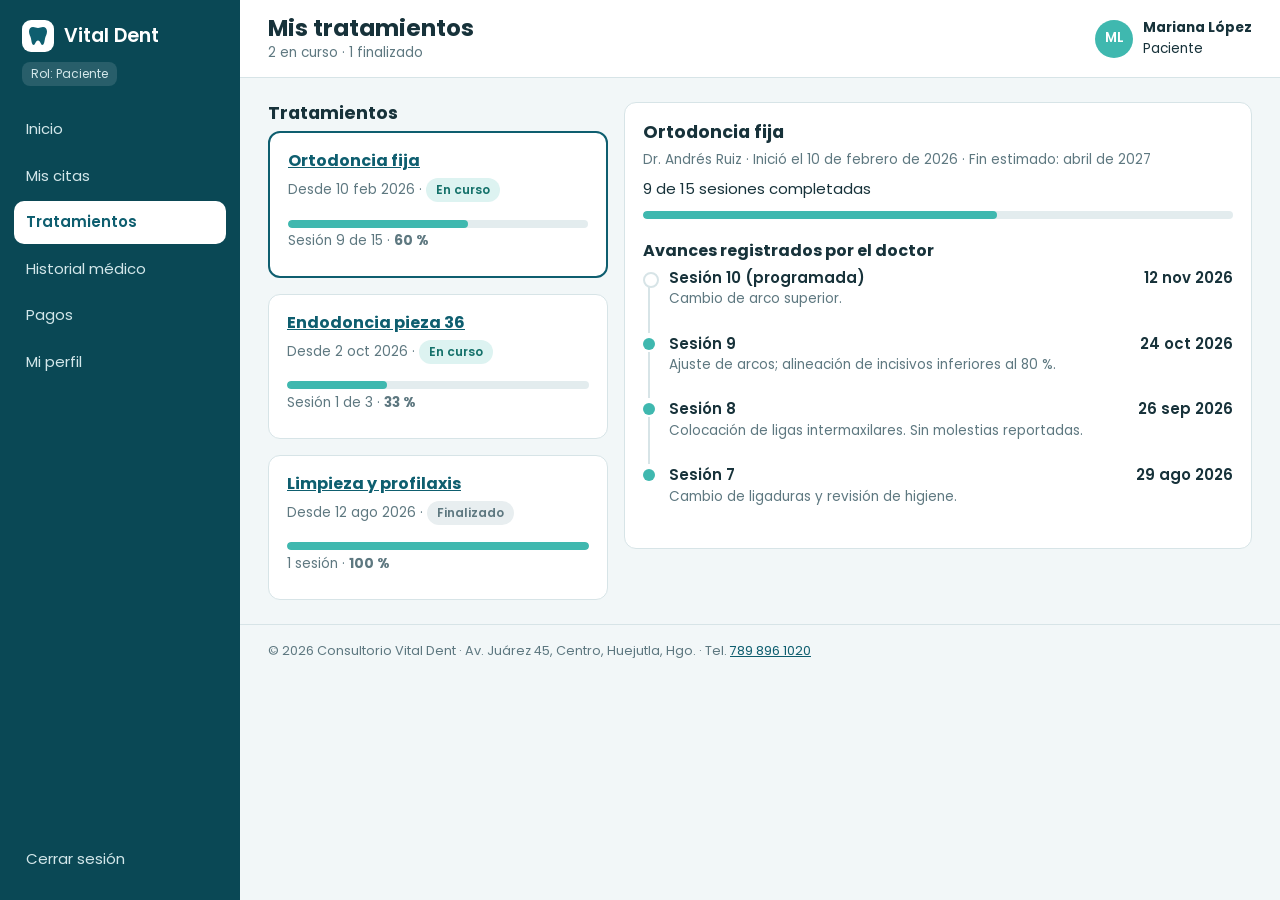
<file: tratamientos.html>
<!DOCTYPE html>
<html lang="es-MX">
<head>
  <meta charset="UTF-8">
  <meta name="viewport" content="width=device-width, initial-scale=1">
  <meta name="description" content="Portal del paciente de Vital Dent: tratamientos.">
  <title>Tratamientos · Vital Dent</title>
  <link rel="preconnect" href="https://fonts.googleapis.com">
  <link rel="preconnect" href="https://fonts.gstatic.com" crossorigin>
  <link href="https://fonts.googleapis.com/css2?family=Poppins:wght@400;500;600&amp;display=swap" rel="stylesheet">
  <link rel="stylesheet" href="estilos.css">
</head>
<!-- RF-35 Consultar tratamientos · RF-36 Consultar avance · RNF-12, RNF-14 -->
<body>
  <a class="saltar" href="#contenido">Saltar al contenido principal</a>

  <div class="portal">
    <!-- Barra lateral: marca, rol y navegación principal del paciente -->
    <header class="lateral">
      <a class="marca" href="inicio.html"><svg viewBox="0 0 64 64" aria-hidden="true" focusable="false"><rect width="64" height="64" rx="18" fill="#fff"/><path d="M22 14c-5 0-8 4-8 9 0 6 3 9 4 14 1 6 2 13 5.5 13 3.2 0 3.4-9 8.5-9s5.3 9 8.5 9C44 50 45 43 46 37c1-5 4-8 4-14 0-5-3-9-8-9-4 0-6 2-10 2s-6-2-10-2z" fill="#0E5E6F"/></svg><span>Vital Dent</span></a>
      <p class="rol">Rol: Paciente</p>
      <nav class="menu" aria-label="Navegación del paciente">
        <ul>
          <li><a href="inicio.html">Inicio</a></li>
          <li><a href="citas.html">Mis citas</a></li>
          <li><a href="tratamientos.html" aria-current="page">Tratamientos</a></li>
          <li><a href="historial.html">Historial médico</a></li>
          <li><a href="pagos.html">Pagos</a></li>
          <li><a href="perfil.html">Mi perfil</a></li>
        </ul>
      </nav>
      <!-- RF-06: cerrar sesión se envía con POST para invalidar la sesión en el servidor -->
      <form action="/api/sesion/cerrar" method="post">
        <button type="submit">Cerrar sesión</button>
      </form>
    </header>

    <div class="principal">
      <!-- Encabezado de la página: título y usuario con sesión -->
      <div class="barra-superior">
        <div>
          <h1>Mis tratamientos</h1>
          <p>2 en curso · 1 finalizado</p>
        </div>
        <div class="usuario">
          <span class="avatar" aria-hidden="true">ML</span>
          <span><strong>Mariana López</strong><br>Paciente</span>
        </div>
      </div>

      <main id="contenido" class="contenido">
        <div class="rejilla rejilla-izq-340">
          <!-- RF-35: lista de tratamientos del paciente -->
          <section aria-labelledby="t-lista">
            <h2 id="t-lista">Tratamientos</h2>
            <ul class="rejilla" style="list-style:none;margin:0;padding:0">
            <li>
              <article class="tarjeta" style="border:2px solid var(--teal)">
                <h3><a href="#detalle" aria-current="true">Ortodoncia fija</a></h3>
                <p class="secundario">Desde <time datetime="2026-02-10">10 feb 2026</time> · <span class="estado ok">En curso</span></p>
                <label class="visualmente-oculto" for="p-2026-02-10">Avance de Ortodoncia fija</label>
                <progress id="p-2026-02-10" max="100" value="60">60 %</progress>
                <p class="secundario">Sesión 9 de 15 · <strong>60 %</strong></p>
              </article>
            </li>
            <li>
              <article class="tarjeta">
                <h3><a href="#detalle">Endodoncia pieza 36</a></h3>
                <p class="secundario">Desde <time datetime="2026-10-02">2 oct 2026</time> · <span class="estado ok">En curso</span></p>
                <label class="visualmente-oculto" for="p-2026-10-02">Avance de Endodoncia pieza 36</label>
                <progress id="p-2026-10-02" max="100" value="33">33 %</progress>
                <p class="secundario">Sesión 1 de 3 · <strong>33 %</strong></p>
              </article>
            </li>
            <li>
              <article class="tarjeta">
                <h3><a href="#detalle">Limpieza y profilaxis</a></h3>
                <p class="secundario">Desde <time datetime="2026-08-12">12 ago 2026</time> · <span class="estado neutro">Finalizado</span></p>
                <label class="visualmente-oculto" for="p-2026-08-12">Avance de Limpieza y profilaxis</label>
                <progress id="p-2026-08-12" max="100" value="100">100 %</progress>
                <p class="secundario">1 sesión · <strong>100 %</strong></p>
              </article>
            </li>
            </ul>
          </section>

          <!-- RF-36: detalle y avance sesión por sesión -->
          <article id="detalle" class="tarjeta" aria-labelledby="t-detalle">
            <header>
              <h2 id="t-detalle">Ortodoncia fija</h2>
              <p class="secundario">Dr. Andrés Ruiz · Inició el <time datetime="2026-02-10">10 de febrero de 2026</time> · Fin estimado: abril de 2027</p>
              <label for="av-detalle">9 de 15 sesiones completadas</label>
              <progress id="av-detalle" max="15" value="9">60 %</progress>
            </header>

            <section aria-labelledby="t-avances" style="margin-top:18px">
              <h3 id="t-avances">Avances registrados por el doctor</h3>
              <ol class="linea-tiempo" reversed>
                <li class="programada">
                  <div class="cabecera"><span>Sesión 10 (programada)</span><time datetime="2026-11-12">12 nov 2026</time></div>
                  <p class="secundario">Cambio de arco superior.</p>
                </li>
                <li>
                  <div class="cabecera"><span>Sesión 9</span><time datetime="2026-10-24">24 oct 2026</time></div>
                  <p class="secundario">Ajuste de arcos; alineación de incisivos inferiores al 80 %.</p>
                </li>
                <li>
                  <div class="cabecera"><span>Sesión 8</span><time datetime="2026-09-26">26 sep 2026</time></div>
                  <p class="secundario">Colocación de ligas intermaxilares. Sin molestias reportadas.</p>
                </li>
                <li>
                  <div class="cabecera"><span>Sesión 7</span><time datetime="2026-08-29">29 ago 2026</time></div>
                  <p class="secundario">Cambio de ligaduras y revisión de higiene.</p>
                </li>
              </ol>
            </section>
          </article>
        </div>
      </main>

      <footer class="pie">
        <p>© 2026 Consultorio Vital Dent · Av. Juárez 45, Centro, Huejutla, Hgo. · Tel. <a href="tel:+527898961020">789 896 1020</a></p>
      </footer>
    </div>
  </div>
</body>
</html>
</file>
<file: estilos.css>
/* ==========================================================
   Vital Dent · Portal del paciente
   Hoja de estilos compartida por todas las páginas
   ========================================================== */
:root {
  --teal: #0E5E6F;
  --teal-oscuro: #0A4855;
  --menta: #3FB8AF;
  --menta-claro: #DDF3F1;
  --hielo: #F2F7F8;
  --tinta: #17323A;
  --gris: #5E7880;
  --linea: #D7E4E7;
  --coral: #D9472B;
  --coral-claro: #FCE7E2;
  --ambar: #B7791F;
  --ambar-claro: #FDF3E1;
  --radio: 12px;
  font-family: "Poppins", system-ui, -apple-system, "Segoe UI", sans-serif;
  color: var(--tinta);
}
* { box-sizing: border-box; }
body { margin: 0; background: var(--hielo); line-height: 1.5; font-size: 15px; }
h1, h2, h3 { line-height: 1.25; margin: 0 0 .4em; }
h1 { font-size: 1.45rem; }
h2 { font-size: 1.1rem; }
h3 { font-size: 1rem; }
p { margin: 0 0 .5em; }
a { color: var(--teal); }
:focus-visible { outline: 3px solid var(--menta); outline-offset: 2px; }
.visualmente-oculto { position: absolute; width: 1px; height: 1px; overflow: hidden; clip: rect(0 0 0 0); white-space: nowrap; }
.saltar { position: absolute; left: -999px; top: 8px; background: #fff; padding: 8px 12px; z-index: 10; }
.saltar:focus { left: 8px; }

/* ---------- Estructura general ---------- */
.portal { display: grid; grid-template-columns: 240px 1fr; min-height: 100vh; }
.lateral { background: var(--teal-oscuro); color: #d3e7ea; padding: 20px 14px; display: flex; flex-direction: column; gap: 6px; }
.marca { display: flex; align-items: center; gap: 10px; color: #fff; font-weight: 600; font-size: 1.2rem; text-decoration: none; margin: 0 8px 4px; }
.marca img, .marca svg { width: 32px; height: 32px; }
.rol { font-size: .75rem; margin: 0 8px 16px; background: rgba(255,255,255,.12); border-radius: 8px; padding: 3px 9px; width: max-content; }
.menu ul { list-style: none; margin: 0; padding: 0; display: grid; gap: 4px; }
.menu a { display: block; padding: 10px 12px; border-radius: 10px; color: inherit; text-decoration: none; }
.menu a:hover { background: rgba(255,255,255,.08); }
.menu a[aria-current="page"] { background: #fff; color: var(--teal); font-weight: 600; }
.lateral form { margin-top: auto; }
.lateral form button { width: 100%; text-align: left; background: none; border: 0; color: inherit; font: inherit; padding: 10px 12px; cursor: pointer; border-radius: 10px; }
.lateral form button:hover { background: rgba(255,255,255,.08); }

.principal { display: flex; flex-direction: column; min-width: 0; }
.barra-superior { background: #fff; border-bottom: 1px solid var(--linea); padding: 14px 28px; display: flex; align-items: center; gap: 16px; }
.barra-superior > div:first-child { flex: 1; }
.barra-superior h1 { margin: 0; }
.barra-superior p { margin: 0; color: var(--gris); font-size: .85rem; }
.usuario { display: flex; align-items: center; gap: 10px; font-size: .85rem; }
.avatar { width: 38px; height: 38px; border-radius: 50%; background: var(--menta); color: #fff; display: grid; place-items: center; font-weight: 600; }
.contenido { padding: 24px 28px; display: grid; gap: 18px; }
.pie { padding: 16px 28px; color: var(--gris); font-size: .8rem; border-top: 1px solid var(--linea); }

/* ---------- Componentes ---------- */
.tarjeta { background: #fff; border: 1px solid var(--linea); border-radius: var(--radio); padding: 18px; }
.rejilla { display: grid; gap: 16px; }
.rejilla-2 { grid-template-columns: 1fr 1fr; }
.rejilla-lateral { grid-template-columns: 1fr 380px; align-items: start; }
.rejilla-accesos { grid-template-columns: repeat(5, 1fr); }
.acceso { display: block; text-decoration: none; color: inherit; }
.acceso:hover { border-color: var(--menta); }
.acceso span { display: block; color: var(--gris); font-size: .85rem; }
.secundario { color: var(--gris); font-size: .85rem; }
.destacado { background: var(--teal); color: #fff; border: 0; }
.destacado .secundario { color: #cfe7ea; }
.monto { font-size: 1.6rem; font-weight: 600; margin: 0; }

.boton { display: inline-flex; align-items: center; justify-content: center; gap: 8px; min-height: 44px; padding: 0 18px; border-radius: 10px; border: 1.5px solid var(--teal); background: var(--teal); color: #fff; font: inherit; font-weight: 600; text-decoration: none; cursor: pointer; }
.boton:hover { background: var(--teal-oscuro); }
.boton.secundario-btn { background: #fff; color: var(--teal); }
.boton.peligro { background: #fff; color: var(--coral); border-color: #f0b7aa; }
.boton:disabled { background: #B9CBCF; border-color: #B9CBCF; cursor: not-allowed; }
.acciones { display: flex; justify-content: flex-end; gap: 10px; flex-wrap: wrap; }

.estado { display: inline-block; font-size: .75rem; font-weight: 600; padding: 3px 10px; border-radius: 20px; }
.estado.ok { background: var(--menta-claro); color: #14716A; }
.estado.pendiente { background: var(--ambar-claro); color: var(--ambar); }
.estado.error { background: var(--coral-claro); color: var(--coral); }
.estado.neutro { background: #E8EEF0; color: var(--gris); }

.aviso { border-radius: 10px; padding: 12px 14px; font-size: .9rem; margin: 0; }
.aviso.info { background: var(--menta-claro); color: #155f59; }
.aviso.alerta { background: var(--ambar-claro); color: #7a5114; }
.aviso.error { background: var(--coral-claro); color: #8f2d18; }

progress { width: 100%; height: 8px; appearance: none; border: 0; border-radius: 8px; background: #E3ECEE; overflow: hidden; }
progress::-webkit-progress-bar { background: #E3ECEE; }
progress::-webkit-progress-value { background: var(--menta); border-radius: 8px; }
progress::-moz-progress-bar { background: var(--menta); border-radius: 8px; }

/* ---------- Formularios ---------- */
form { display: grid; gap: 14px; }
fieldset { border: 0; padding: 0; margin: 0; display: grid; gap: 12px; min-width: 0; }
legend { font-weight: 600; font-size: 1rem; padding: 0; margin-bottom: 4px; }
.campo { display: grid; gap: 5px; }
.campo label, .etiqueta { font-size: .85rem; font-weight: 500; }
.obligatorio { color: var(--coral); }
input, select, textarea { font: inherit; color: inherit; min-height: 44px; padding: 8px 12px; border: 1.5px solid var(--linea); border-radius: 10px; background: #fff; width: 100%; }
textarea { min-height: 80px; resize: vertical; }
input:focus, select:focus, textarea:focus { border-color: var(--teal); outline: 3px solid rgba(14,94,111,.15); }
input[aria-invalid="true"], select[aria-invalid="true"] { border-color: var(--coral); }
.mensaje-error { color: var(--coral); font-size: .8rem; margin: 0; }
.ayuda { color: var(--gris); font-size: .8rem; margin: 0; }
.opciones { display: flex; flex-wrap: wrap; gap: 8px; }
.opcion { display: flex; align-items: center; gap: 8px; border: 1.5px solid var(--linea); border-radius: 10px; padding: 10px 12px; cursor: pointer; }
.opcion input { width: auto; min-height: 0; accent-color: var(--teal); }
.horarios { display: grid; grid-template-columns: repeat(4, 1fr); gap: 6px; }
.horarios label { position: relative; text-align: center; border: 1.5px solid var(--linea); border-radius: 8px; padding: 8px 0; cursor: pointer; font-size: .9rem; }
.horarios input { position: absolute; inset: 0; opacity: 0; margin: 0; cursor: inherit; }
.horarios input:checked + span { font-weight: 600; }
.horarios label:has(input:checked) { background: var(--teal); border-color: var(--teal); color: #fff; }
.horarios label:has(input:disabled) { background: #EEF2F3; color: #A9BABE; text-decoration: line-through; border-style: dashed; cursor: not-allowed; }
.horarios label:has(input:focus-visible) { outline: 3px solid var(--menta); }

/* ---------- Tablas ---------- */
.tabla-contenedor { overflow-x: auto; background: #fff; border: 1px solid var(--linea); border-radius: var(--radio); }
table { width: 100%; border-collapse: collapse; font-size: .9rem; }
caption { text-align: left; font-weight: 600; padding: 14px 14px 6px; }
th { text-align: left; font-size: .78rem; color: var(--gris); font-weight: 500; background: #F7FAFB; padding: 10px 14px; border-bottom: 1px solid var(--linea); }
td { padding: 11px 14px; border-bottom: 1px solid var(--linea); }
tbody tr:last-child td { border-bottom: 0; }

/* ---------- Pestañas, línea de tiempo, listas ---------- */
.pestanas { display: flex; gap: 4px; border-bottom: 1px solid var(--linea); list-style: none; margin: 0; padding: 0; }
.pestanas a { display: block; padding: 9px 16px; text-decoration: none; color: var(--gris); }
.pestanas a[aria-current="page"], .pestanas a[aria-current="true"] { color: var(--teal); font-weight: 600; border-bottom: 2.5px solid var(--teal); margin-bottom: -1px; }
.linea-tiempo { list-style: none; margin: 0; padding: 0; }
.linea-tiempo li { position: relative; padding: 0 0 16px 26px; }
.linea-tiempo li::before { content: ""; position: absolute; left: 0; top: 5px; width: 12px; height: 12px; border-radius: 50%; background: var(--menta); }
.linea-tiempo li::after { content: ""; position: absolute; left: 5px; top: 19px; bottom: 0; width: 2px; background: var(--linea); }
.linea-tiempo li:last-child::after { display: none; }
.linea-tiempo li.programada::before { background: #fff; border: 2.5px solid var(--linea); }
.linea-tiempo .cabecera { display: flex; justify-content: space-between; gap: 10px; font-weight: 600; }
.lista-simple { list-style: none; margin: 0; padding: 0; }
.lista-simple li { display: flex; justify-content: space-between; gap: 12px; padding: 10px 0; border-bottom: 1px solid var(--linea); }
.lista-simple li:last-child { border-bottom: 0; }
dl.datos { display: grid; grid-template-columns: 150px 1fr; gap: 8px 12px; margin: 0; font-size: .9rem; }
dl.datos dt { color: var(--gris); }
dl.datos dd { margin: 0; }
.pasos { list-style: none; display: flex; gap: 20px; padding: 0; margin: 0; counter-reset: paso; }
.pasos li { counter-increment: paso; display: flex; align-items: center; gap: 10px; color: var(--gris); }
.pasos li::before { content: counter(paso); width: 30px; height: 30px; border-radius: 50%; display: grid; place-items: center; background: #E3ECEE; font-weight: 600; }
.pasos li.hecho::before { content: "✓"; background: var(--menta); color: #fff; }
.pasos li[aria-current="step"] { color: var(--tinta); font-weight: 600; }
.pasos li[aria-current="step"]::before { background: var(--teal); color: #fff; }

/* ---------- Página sin menú (cuestionario) ---------- */
.simple { min-height: 100vh; display: flex; flex-direction: column; }
.simple > header { background: #fff; border-bottom: 1px solid var(--linea); padding: 14px 40px; display: flex; justify-content: space-between; align-items: center; }
.simple .marca { color: var(--teal); margin: 0; }
.simple main { width: min(820px, 100% - 32px); margin: 28px auto; display: grid; gap: 18px; }

/* ---------- Responsivo ---------- */
@media (max-width: 960px) {
  .portal { grid-template-columns: 1fr; }
  .lateral { flex-direction: row; flex-wrap: wrap; align-items: center; }
  .menu ul { grid-auto-flow: column; overflow-x: auto; }
  .lateral form { margin: 0 0 0 auto; }
  .rejilla-2, .rejilla-lateral { grid-template-columns: 1fr; }
  .rejilla-accesos { grid-template-columns: repeat(2, 1fr); }
  .usuario span { display: none; }
}
@media (prefers-reduced-motion: reduce) { * { transition: none !important; } }

/* Evita que tablas anchas desborden la rejilla y que las fechas se partan */
.rejilla > * { min-width: 0; }
td:first-child, td time, td data { white-space: nowrap; }
.rejilla-izq-340 { grid-template-columns: 340px 1fr; align-items: start; }
.rejilla-izq-280 { grid-template-columns: 280px 1fr; align-items: start; }
.portal > *, .lateral > * { min-width: 0; }
.pasos { flex-wrap: wrap; }
@media (max-width: 960px) {
  .rejilla-izq-340, .rejilla-izq-280 { grid-template-columns: 1fr; }
  .menu { order: 3; width: 100%; overflow-x: auto; }
  .contenido, .barra-superior, .pie { padding-left: 16px; padding-right: 16px; }
  dl.datos { grid-template-columns: 1fr; }
}
.tabla-contenedor { position: relative; }
.menu a { white-space: nowrap; }

/* ==========================================================
   Sitio público (visitantes): index, login, registro, recuperar
   ========================================================== */
.publico { background: #fff; }
.publico-cabecera { position: sticky; top: 0; z-index: 5; background: rgba(255,255,255,.96); border-bottom: 1px solid var(--linea); }
.publico-cabecera .envoltura { display: flex; align-items: center; gap: 20px; min-height: 68px; }
.publico-cabecera .marca { color: var(--teal); margin: 0; }
.publico-menu { margin-left: auto; }
.publico-menu ul { list-style: none; display: flex; gap: 4px; margin: 0; padding: 0; }
.publico-menu a { display: block; padding: 8px 12px; border-radius: 8px; color: var(--tinta); text-decoration: none; font-size: .92rem; }
.publico-menu a:hover { background: var(--hielo); color: var(--teal); }
.publico-cabecera .boton { min-height: 40px; }
.envoltura { width: min(1120px, 100% - 32px); margin: 0 auto; }

.portada { background: linear-gradient(135deg, var(--teal-oscuro), var(--teal) 60%, #13788B); color: #fff; padding: 72px 0; }
.portada .envoltura { display: grid; grid-template-columns: 1.2fr 1fr; gap: 40px; align-items: center; }
.portada h1 { font-size: clamp(1.8rem, 4vw, 2.6rem); margin-bottom: 14px; }
.portada p { color: #d6ecef; font-size: 1.05rem; max-width: 34em; }
.portada .acciones { justify-content: flex-start; margin-top: 22px; }
.portada .boton { background: #fff; color: var(--teal); border-color: #fff; }
.portada .boton:hover { background: var(--menta-claro); }
.portada .boton.secundario-btn { background: transparent; color: #fff; border-color: rgba(255,255,255,.6); }
.portada .boton.secundario-btn:hover { background: rgba(255,255,255,.1); }
.portada-tarjeta { background: rgba(255,255,255,.1); border: 1px solid rgba(255,255,255,.2); border-radius: 18px; padding: 24px; }
.portada-tarjeta h2 { font-size: 1rem; }
.portada-tarjeta ul { list-style: none; margin: 0; padding: 0; display: grid; gap: 12px; }
.portada-tarjeta li { display: flex; gap: 10px; align-items: flex-start; color: #e6f4f5; }
.portada-tarjeta li::before { content: "✓"; flex: none; width: 22px; height: 22px; border-radius: 50%; background: var(--menta); color: #fff; display: grid; place-items: center; font-size: .75rem; font-weight: 600; margin-top: 1px; }

.seccion { padding: 64px 0; }
.seccion.alterna { background: var(--hielo); }
.seccion-titulo { text-align: center; max-width: 640px; margin: 0 auto 32px; }
.seccion-titulo h2 { font-size: 1.6rem; }
.seccion-titulo p { color: var(--gris); }
.rejilla-servicios { display: grid; grid-template-columns: repeat(3, 1fr); gap: 16px; list-style: none; margin: 0; padding: 0; }
.servicio { height: 100%; }
.servicio .icono { width: 44px; height: 44px; border-radius: 12px; background: var(--menta-claro); color: var(--teal); display: grid; place-items: center; margin-bottom: 12px; }
.servicio .icono svg { width: 24px; height: 24px; }
.servicio p { color: var(--gris); font-size: .9rem; margin: 0; }
.rejilla-pasos { display: grid; grid-template-columns: repeat(3, 1fr); gap: 16px; list-style: none; margin: 0; padding: 0; counter-reset: paso-publico; }
.rejilla-pasos li { counter-increment: paso-publico; }
.rejilla-pasos li::before { content: counter(paso-publico); display: grid; place-items: center; width: 36px; height: 36px; border-radius: 50%; background: var(--teal); color: #fff; font-weight: 600; margin-bottom: 12px; }
.rejilla-pasos p { color: var(--gris); font-size: .9rem; margin: 0; }
.equipo { display: flex; gap: 16px; align-items: center; }
.equipo .avatar { width: 64px; height: 64px; font-size: 1.3rem; flex: none; }
.horario { width: 100%; font-size: .92rem; }
.horario th, .horario td { background: none; padding: 8px 0; border-bottom: 1px solid var(--linea); font-size: .92rem; color: var(--tinta); }
.horario th { font-weight: 500; }
.horario td { text-align: right; }
.horario tr:last-child th, .horario tr:last-child td { border-bottom: 0; }
.llamado { background: var(--teal); color: #fff; border-radius: 18px; padding: 36px; display: flex; gap: 20px; align-items: center; justify-content: space-between; flex-wrap: wrap; }
.llamado p { color: #d6ecef; margin: 0; }
.llamado .boton { background: #fff; color: var(--teal); border-color: #fff; }

.publico-pie { background: var(--teal-oscuro); color: #cfe3e6; padding: 36px 0 24px; font-size: .88rem; }
.publico-pie .envoltura { display: grid; grid-template-columns: 1.4fr 1fr 1fr; gap: 24px; }
.publico-pie .marca { margin: 0 0 10px; }
.publico-pie h2 { font-size: .95rem; color: #fff; }
.publico-pie ul { list-style: none; margin: 0; padding: 0; display: grid; gap: 6px; }
.publico-pie a { color: #fff; }
.publico-pie .legal { grid-column: 1 / -1; border-top: 1px solid rgba(255,255,255,.15); padding-top: 16px; margin: 8px 0 0; color: #a9c7cc; font-size: .8rem; }

/* Páginas de acceso (login, registro, recuperar) */
.acceso-pagina { min-height: 100vh; display: flex; flex-direction: column; background: var(--hielo); }
.acceso-pagina main { flex: 1; display: grid; place-items: center; padding: 32px 16px; }
.acceso-caja { width: min(440px, 100%); }
.acceso-caja.ancha { width: min(620px, 100%); }
.acceso-caja .tarjeta { padding: 28px; }
.acceso-caja h1 { margin-bottom: 4px; }
.acceso-caja .alterno { text-align: center; margin: 16px 0 0; font-size: .9rem; }
.fila-entre { display: flex; justify-content: space-between; align-items: center; gap: 10px; flex-wrap: wrap; font-size: .88rem; }
.casilla { display: flex; gap: 8px; align-items: flex-start; font-size: .88rem; }
.casilla input { width: auto; min-height: 0; margin-top: 4px; accent-color: var(--teal); }
.boton.bloque { width: 100%; }
.demo { font-size: .78rem; color: var(--gris); text-align: center; margin-top: 12px; }

@media (max-width: 960px) {
  .portada .envoltura, .publico-pie .envoltura { grid-template-columns: 1fr; }
  .rejilla-servicios, .rejilla-pasos { grid-template-columns: 1fr 1fr; }
  .publico-menu { display: none; }
  .publico-cabecera .acciones { margin-left: auto; }
}
@media (max-width: 600px) {
  .rejilla-servicios, .rejilla-pasos { grid-template-columns: 1fr; }
  .portada { padding: 48px 0; }
  .seccion { padding: 44px 0; }
  .publico-cabecera .boton.secundario-btn { display: none; }
}
</file>
